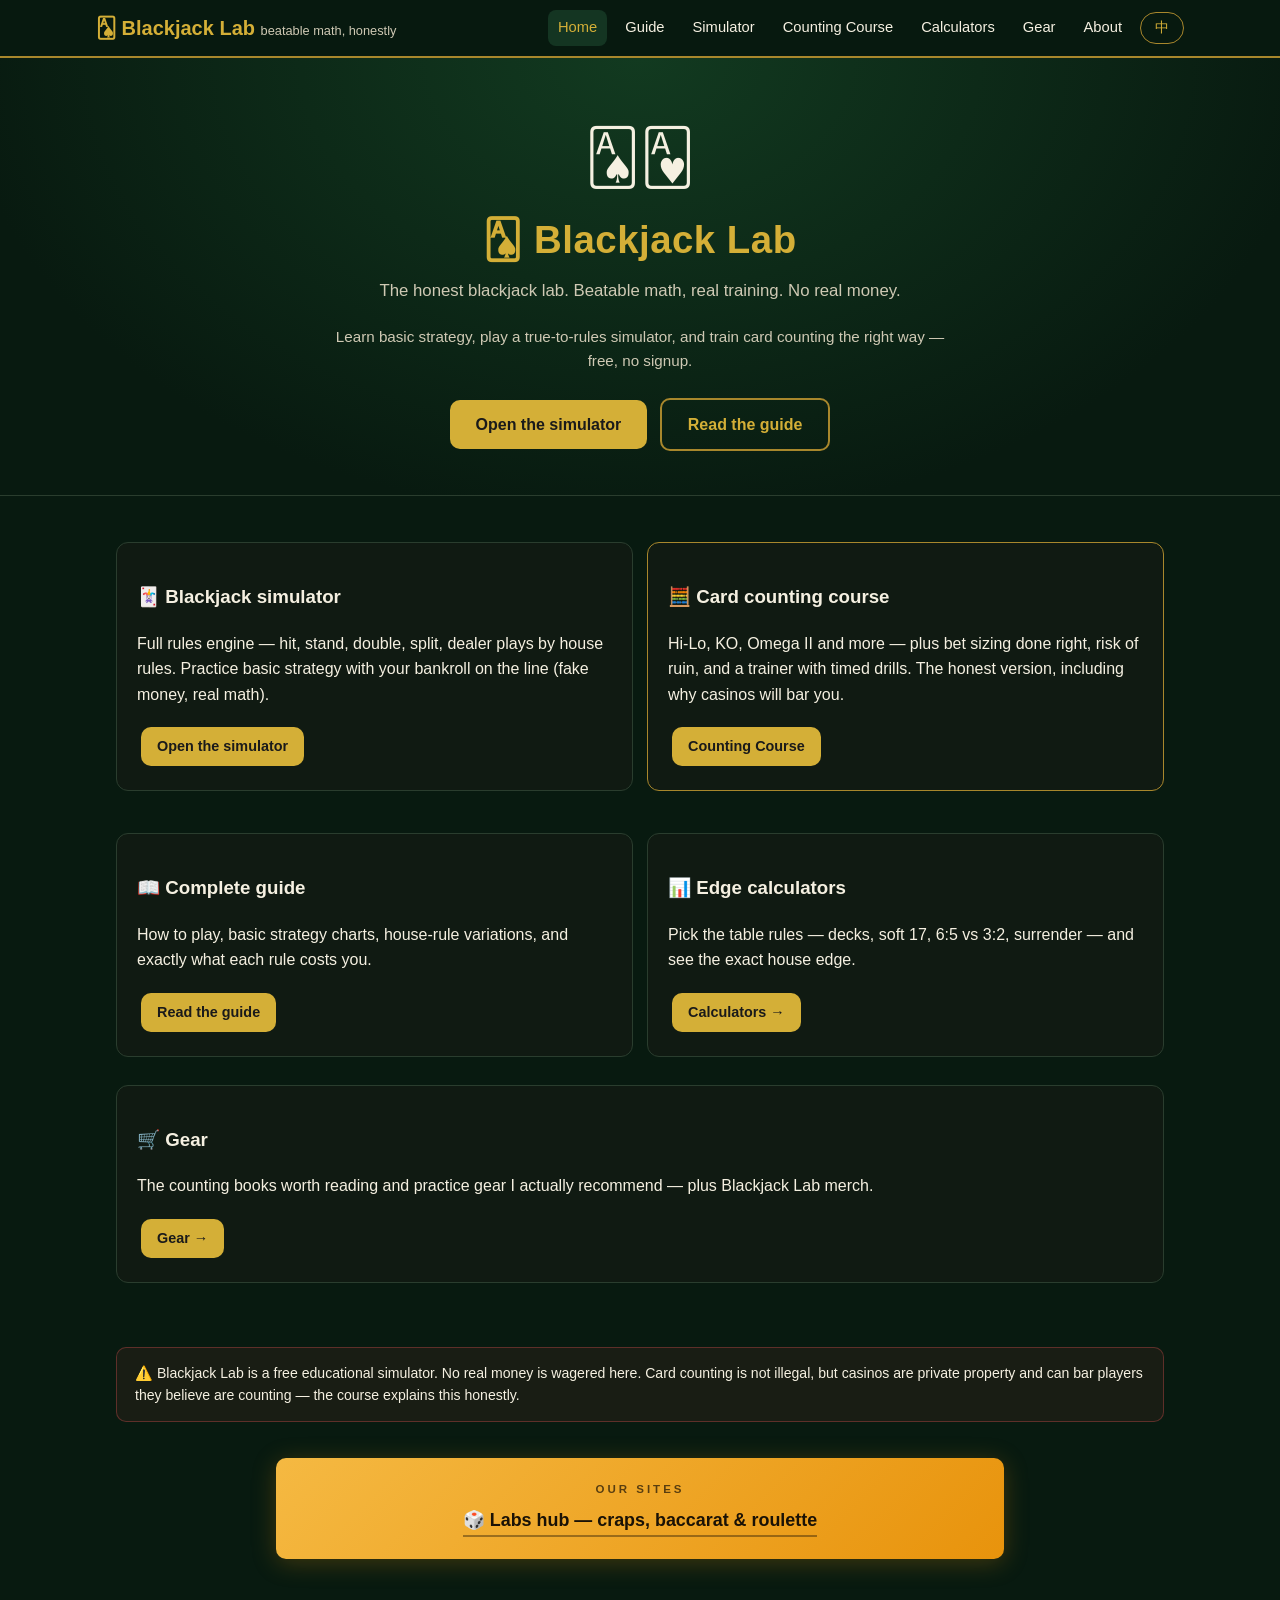
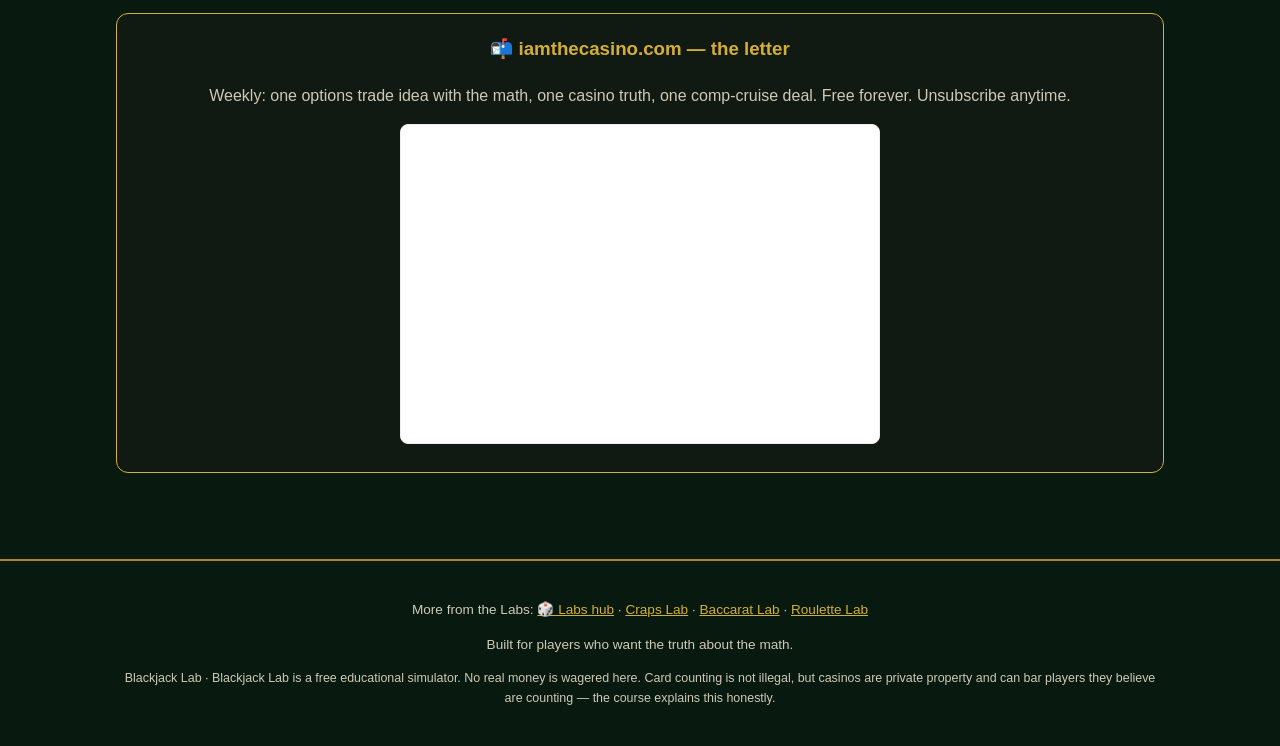
<file: index.html>
<!DOCTYPE html>
<html lang="en">
<head>
<script async src="https://pagead2.googlesyndication.com/pagead/js/adsbygoogle.js?client=ca-pub-2871648321226549" crossorigin="anonymous"></script>

<script async src="https://www.googletagmanager.com/gtag/js?id=G-N0LGTQS4FD"></script>
<script>
  window.dataLayer = window.dataLayer || [];
  function gtag(){dataLayer.push(arguments);}
  gtag('js', new Date());
  gtag('config', 'G-N0LGTQS4FD');
</script>

<meta charset="utf-8">
<meta name="viewport" content="width=device-width, initial-scale=1">
<title>Blackjack Lab — Basic Strategy, Simulator & Card Counting Course</title>
<meta name="description" content="Free blackjack simulator with 6 game variants, basic strategy guide, and a full card counting course with trainer. Bilingual. No real money.">
<link rel="stylesheet" href="styles.css">
<script src="i18n.js"></script>
<!-- AdSense: paste verification/auto-ads script here -->
</head>
<body>
<script>document.write(navHTML('index.html'));</script>

<div class="hero">
  <div class="wrap">
    <div style="font-size:3.4rem;margin-bottom:8px">🂡🂱</div>
    <h1>🂡 Blackjack Lab</h1>
    <p class="sub" data-i18n="hero_tag"></p>
    <p class="sub" data-i18n="hero_sub" style="font-size:.95rem"></p>
    <a class="btn" href="simulator.html" data-i18n="cta_sim"></a>
    <a class="btn ghost" href="guide.html" data-i18n="cta_guide"></a>
  </div>
</div>

<div class="wrap">
  <section class="block">
    <div class="grid cols2">
      <div class="card">
        <h3>🃏 <span data-i18n="feat_sim_t"></span></h3>
        <p data-i18n="feat_sim_d"></p>
        <a class="btn small" href="simulator.html" data-i18n="cta_sim"></a>
      </div>
      <div class="card" style="border-color:var(--gold-dim)">
        <h3>🧮 <span data-i18n="feat_count_t"></span></h3>
        <p data-i18n="feat_count_d"></p>
        <a class="btn small" href="counting-course.html" data-i18n="nav_count"></a>
      </div>
      <div class="card">
        <h3>📖 <span data-i18n="feat_guide_t"></span></h3>
        <p data-i18n="feat_guide_d"></p>
        <a class="btn small" href="guide.html" data-i18n="cta_guide"></a>
      </div>
      <div class="card">
        <h3>📊 <span data-i18n="feat_calc_t"></span></h3>
        <p data-i18n="feat_calc_d"></p>
        <a class="btn small" href="calculators.html">Calculators →</a>
      </div>
    </div>
    <div class="card">
      <h3>🛒 <span data-i18n="feat_gear_t"></span></h3>
      <p data-i18n="feat_gear_d"></p>
      <a class="btn small" href="gear.html">Gear →</a>
    </div>
  </section>

  <script>document.write(disclosure());</script>
  </div>

<script>document.write(adSlot());</script>
<script>document.write(footerHTML());</script>
</body>
</html>
</file>
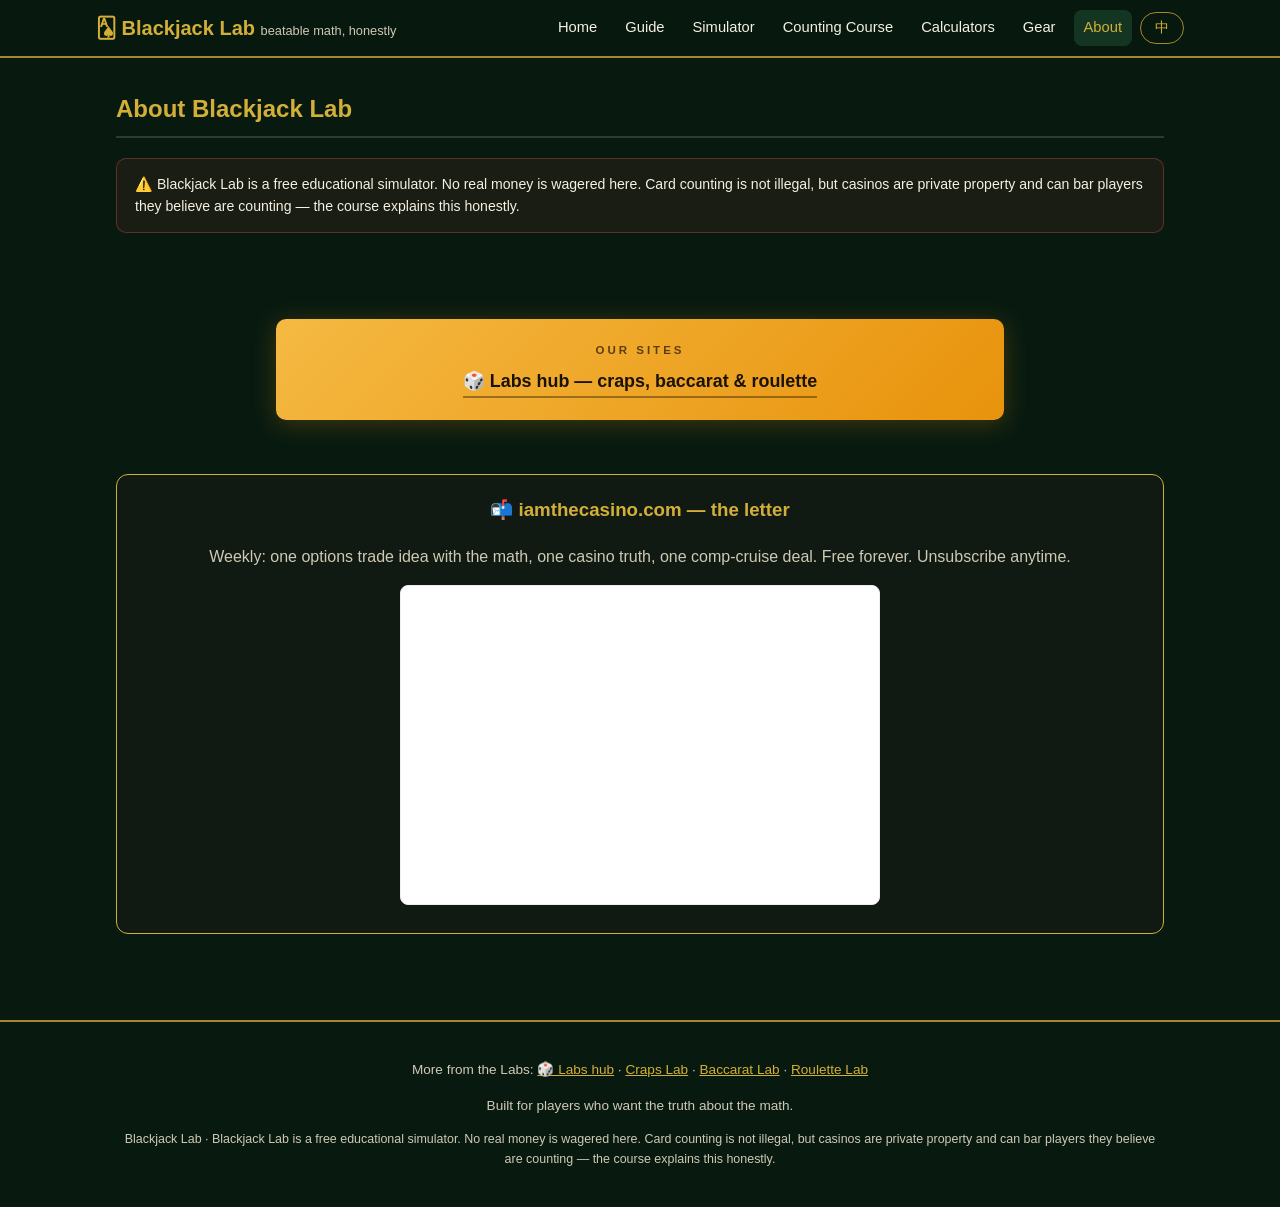
<file: about.html>
<!DOCTYPE html>
<html lang="en">
<head>
<script async src="https://pagead2.googlesyndication.com/pagead/js/adsbygoogle.js?client=ca-pub-2871648321226549" crossorigin="anonymous"></script>

<script async src="https://www.googletagmanager.com/gtag/js?id=G-N0LGTQS4FD"></script>
<script>
  window.dataLayer = window.dataLayer || [];
  function gtag(){dataLayer.push(arguments);}
  gtag('js', new Date());
  gtag('config', 'G-N0LGTQS4FD');
</script>

<meta charset="utf-8">
<meta name="viewport" content="width=device-width, initial-scale=1">
<title>About — Blackjack Lab</title>
<link rel="stylesheet" href="styles.css">
<script src="i18n.js"></script>
</head>
<body>
<script>document.write(navHTML('about.html'));</script>
<div class="wrap">
  <section class="block">
    <h2 class="sec">About Blackjack Lab</h2>
    <div id="aboutBody"></div>
    <script>document.write(disclosure());</script>
  </section>
</div>
<script>document.write(adSlot());</script>
<script>document.write(footerHTML());</script>
<script>
const ABOUT = {
en:`<div class="card"><p class="big">Blackjack is the only game in the casino where the math can flip in your favor — and I wanted a place that treats that fact with the respect it deserves.</p>
<p>I built Blackjack Lab because most blackjack content falls into two camps: casino brochures that pretend 6:5 is fine, and counting forums that make it sound easy. Neither is honest. This site is the third thing: the actual rules, the actual edges, the actual work required to count cards — including the part where the casino shows you the door.</p>
<p><b>What this site is:</b> a free educational lab. A rules-correct simulator with six game variants, basic strategy taught properly, a full card counting course with a real trainer, and calculators that price every rule variation honestly.</p>
<p><b>What this site is not:</b> a shortcut. Card counting is a part-time job disguised as a game. It takes months of practice, a serious bankroll, and the temperament to get backed off politely and come back tomorrow. If anyone tells you it's easy money, they're selling something.</p>
<p>My one strong opinion: never sit at a 6:5 table when a 3:2 table exists in the building. Same game, triple the price on your best hands. That's not strategy, that's shopping — and now you know.</p></div>`,
zh:`<div class="card"><p class="big">二十一點是賭場裡唯一數學可能翻轉對你有利的遊戲——我想要一個認真對待這個事實的地方。</p>
<p>我做 Blackjack Lab，是因為多數二十一點內容分兩派：賭場文宣假裝 6:5 沒問題，算牌論壇又把它講得很容易。兩邊都不誠實。這個網站是第三種：真實規則、真實優勢、算牌真正需要下的功夫——包括賭場請你走人那一段。</p>
<p><b>本站是：</b>免費教育實驗室。規則正確的模擬器（含六種玩法）、好好教的基本策略、完整的算牌課程加真實訓練器，以及誠實標價每條規則差異的計算機。</p>
<p><b>本站不是：</b>捷徑。算牌是偽裝成遊戲的兼職工作。要幾個月練習、像樣的賭本，還要有被禮貌請出去之後、明天照樣回來的心態。跟你說這是輕鬆錢的，都是在賣東西。</p>
<p>我唯一強烈的意見：同一棟樓有 3:2 的桌，就永遠別坐 6:5。同樣的遊戲，你最好的牌貴三倍。這不是策略，是比價——現在你知道了。</p></div>`};
function renderDynamic(){ document.getElementById('aboutBody').innerHTML = ABOUT[LANG]; }
</script>
</body>
</html>
</file>
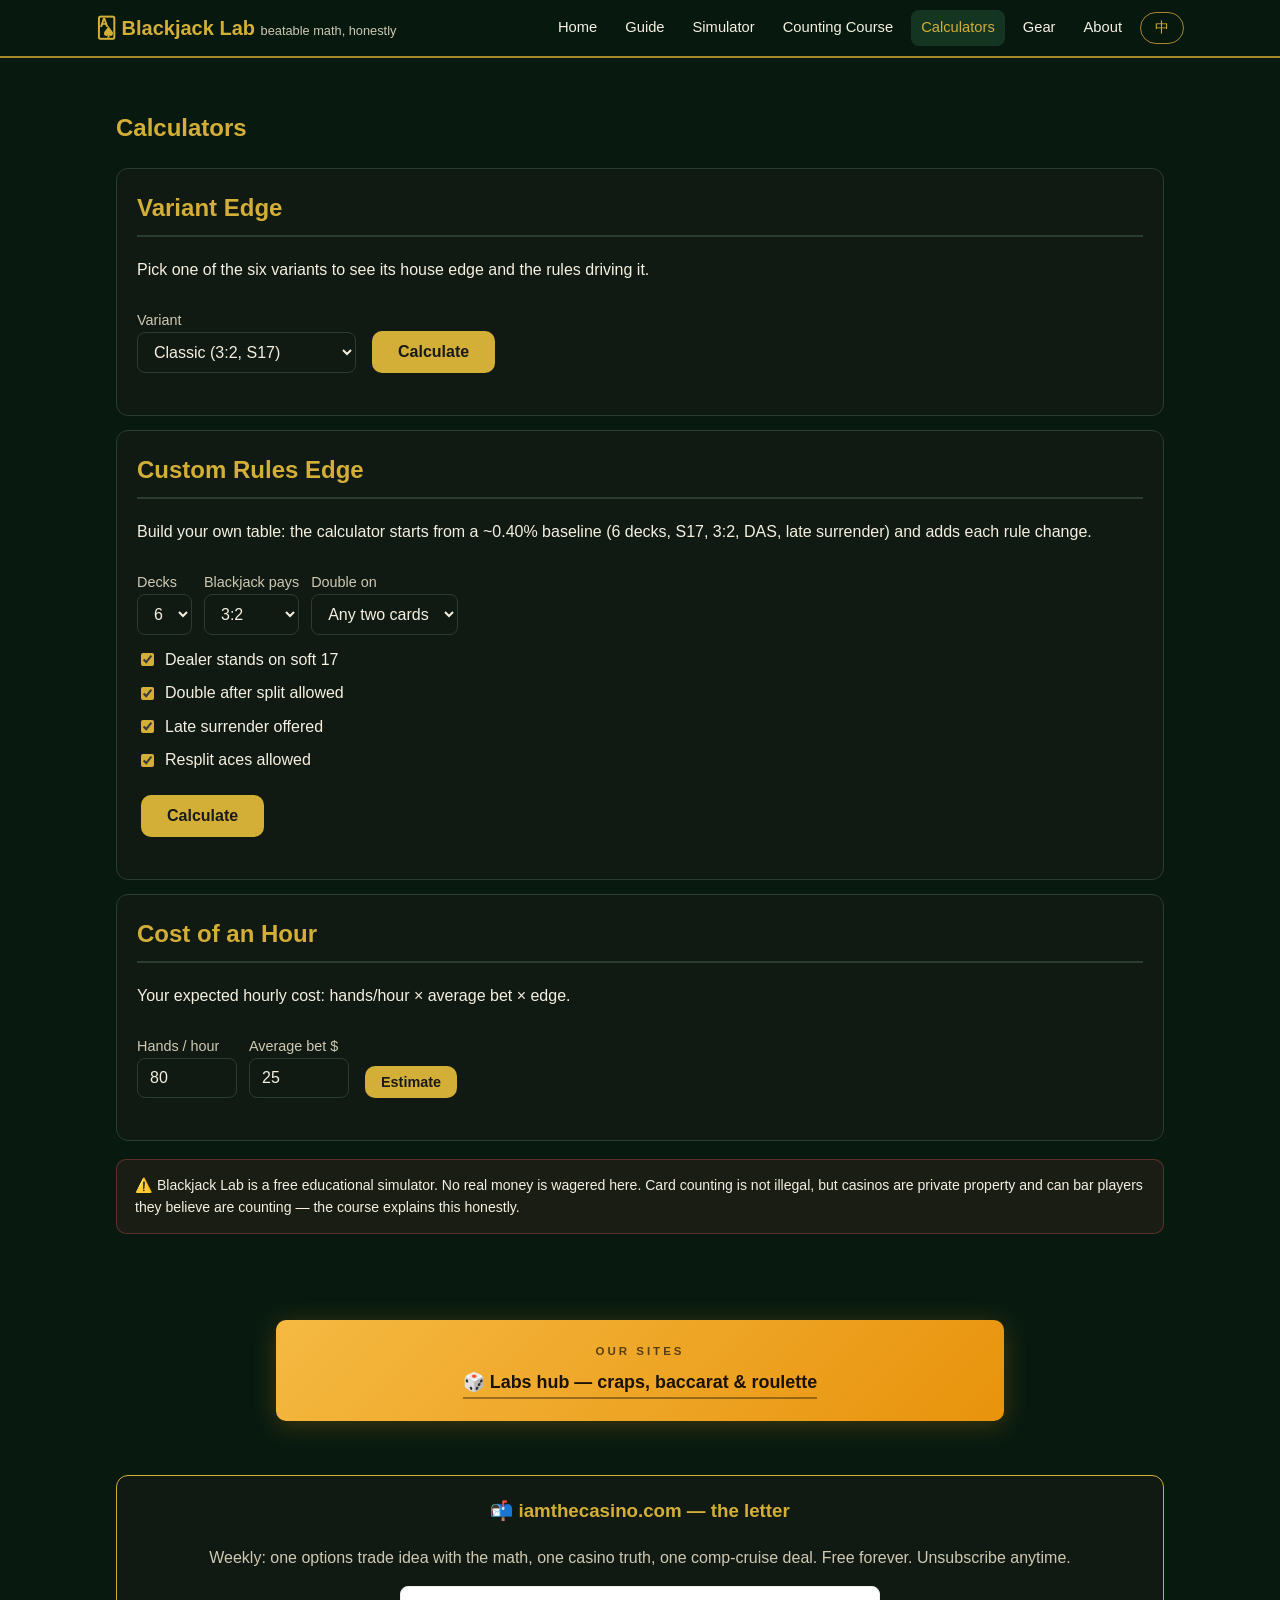
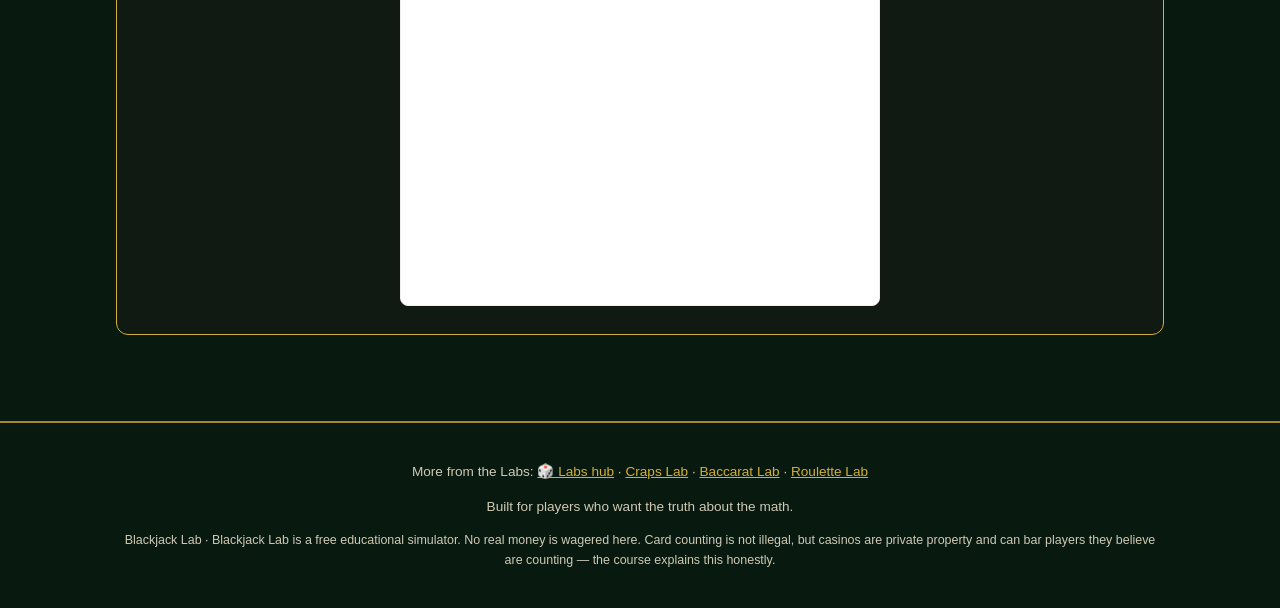
<file: calculators.html>
<!DOCTYPE html>
<html lang="en">
<head>
<script async src="https://pagead2.googlesyndication.com/pagead/js/adsbygoogle.js?client=ca-pub-2871648321226549" crossorigin="anonymous"></script>

<script async src="https://www.googletagmanager.com/gtag/js?id=G-N0LGTQS4FD"></script>
<script>
  window.dataLayer = window.dataLayer || [];
  function gtag(){dataLayer.push(arguments);}
  gtag('js', new Date());
  gtag('config', 'G-N0LGTQS4FD');
</script>

<meta charset="utf-8">
<meta name="viewport" content="width=device-width, initial-scale=1">
<title>Blackjack Lab — Edge Calculators</title>
<meta name="description" content="Blackjack house edge calculator: pick a variant or build custom rules. Verified rule-effect math, bilingual.">
<link rel="stylesheet" href="styles.css">
<script src="i18n.js"></script>
<script src="blackjack-engine.js"></script>
<script>
Object.assign(I18N.en,{
  calc_title:"Calculators",
  var_h:"Variant Edge", var_d:"Pick one of the six variants to see its house edge and the rules driving it.",
  variant:"Variant", edge:"House edge",
  cust_h:"Custom Rules Edge", cust_d:"Build your own table: the calculator starts from a ~0.40% baseline (6 decks, S17, 3:2, DAS, late surrender) and adds each rule change.",
  decks:"Decks", s17:"Dealer stands on soft 17", bjpay:"Blackjack pays",
  das:"Double after split allowed", surr:"Late surrender offered", dbl:"Double on",
  dbl_any:"Any two cards", dbl_1011:"10–11 only", dbl_911:"9–11 only",
  rsa:"Resplit aces allowed", calc:"Calculate",
  hour_h:"Cost of an Hour", hour_d:"Your expected hourly cost: hands/hour × average bet × edge.",
  hands_hr:"Hands / hour", avg_bet:"Average bet $", hour_run:"Estimate", hour_cost:"Expected hourly cost",
  v_classic:"Classic (3:2, S17)", v_sixfive:"6:5 Blackjack", v_european:"European (no hole card)",
  v_spanish21:"Spanish 21", v_switch:"Blackjack Switch", v_freebet:"Free Bet Blackjack",
});
Object.assign(I18N.zh,{
  calc_title:"計算機",
  var_h:"玩法優勢", var_d:"選六種玩法之一，看它的莊家優勢與背後規則。",
  variant:"玩法", edge:"莊家優勢",
  cust_h:"自訂規則優勢", cust_d:"自己組一張桌：計算機從 ~0.40% 基準（6 副、S17、3:2、DAS、晚投降）開始，每條規則變化逐項加上去。",
  decks:"副數", s17:"莊家軟 17 停牌", bjpay:"Blackjack 賠付",
  das:"允許分牌後雙倍", surr:"提供晚投降", dbl:"雙倍範圍",
  dbl_any:"任意兩張", dbl_1011:"僅 10–11", dbl_911:"僅 9–11",
  rsa:"允許重分 A", calc:"計算",
  hour_h:"每小時代價", hour_d:"你的預期每小時花費：每小時手數 × 平均注 × 優勢。",
  hands_hr:"每小時手數", avg_bet:"平均注 $", hour_run:"估算", hour_cost:"預期每小時花費",
  v_classic:"經典版 (3:2, S17)", v_sixfive:"6:5 二十一點", v_european:"歐式（無暗牌）",
  v_spanish21:"Spanish 21", v_switch:"Blackjack Switch", v_freebet:"Free Bet Blackjack",
});
function pickV(o){ return (LANG==='zh'?o.zh:o.en)||o.en; }
function runVariant(){
  const vk=document.getElementById('v_pick').value;
  const v=VARIANTS[vk];
  const rules={
    classic:{en:"6 decks · S17 · BJ 3:2 · DAS · late surrender · peek", zh:"6 副 · S17 · BJ 3:2 · DAS · 晚投降 · 先看牌"},
    sixfive:{en:"6 decks · S17 · BJ 6:5 · DAS · late surrender · peek", zh:"6 副 · S17 · BJ 6:5 · DAS · 晚投降 · 先看牌"},
    european:{en:"6 decks · S17 · BJ 3:2 · DAS · NO hole card (lose all on dealer BJ)", zh:"6 副 · S17 · BJ 3:2 · DAS · 無暗牌（莊家 BJ 通吃）"},
    spanish21:{en:"6×48 Spanish decks · H17 · player 21 always wins · bonuses · re-double", zh:"6×48 西班牙牌 · H17 · 玩家 21 必贏 · 紅利 · 再雙倍"},
    switch:{en:"6 decks · S17 · two hands + switch · dealer pushes 22 · BJ 1:1", zh:"6 副 · S17 · 兩手+換牌 · 莊家 22 平手 · BJ 1:1"},
    freebet:{en:"6 decks · S17 · free doubles 9–11 + free splits · dealer pushes 22 · BJ 3:2", zh:"6 副 · S17 · 免費雙倍 9–11+免費分牌 · 莊家 22 平手 · BJ 3:2"},
  }[vk];
  document.getElementById('v_out').innerHTML=`
    <div class="stat-grid"><div class="stat"><div class="v neg">${(v.edge*100).toFixed(2)}%</div><div class="l">${t('edge')}</div></div></div>
    <div class="kv"><span>${t('variant')}</span><b>${t('v_'+vk)}</b></div>
    <div class="kv"><span>Rules</span><span class="muted" style="text-align:right">${pickV({en:rules.en,zh:rules.zh})}</span></div>
    <div class="callout">${pickV(v.edgeNote)}</div>`;
}
function runCustom(){
  let edge=0.004; // baseline
  const d=+document.getElementById('c_decks').value;
  if(d===1) edge-=0.0048; else if(d===2) edge-=0.0019; else if(d===8) edge+=0.0003;
  if(!document.getElementById('c_s17').checked) edge+=0.0022; // H17
  const bp=document.getElementById('c_bjpay').value;
  if(bp==='65') edge+=0.0139; else if(bp==='11') edge+=0.027;
  if(!document.getElementById('c_das').checked) edge+=0.0014;
  if(!document.getElementById('c_surr').checked) edge+=0.0008;
  const dbl=document.getElementById('c_dbl').value;
  if(dbl==='1011') edge+=0.0018; else if(dbl==='911') edge+=0.0009;
  if(!document.getElementById('c_rsa').checked) edge+=0.0008;
  edge=Math.max(0,edge);
  document.getElementById('c_out').innerHTML=`
    <div class="stat-grid"><div class="stat"><div class="v neg">${(edge*100).toFixed(2)}%</div><div class="l">${t('edge')}</div></div></div>
    <p class="muted">${LANG==='zh'?'基準 0.40%（6 副、S17、3:2、DAS、晚投降），各規則增減已套用。':'Baseline 0.40% (6 decks, S17, 3:2, DAS, late surrender); rule adjustments applied.'}</p>`;
  return edge;
}
function runHour(){
  const hands=+document.getElementById('h_hands').value||80;
  const bet=+document.getElementById('h_bet').value||25;
  const edge=runCustomSilent();
  const cost=hands*bet*edge;
  document.getElementById('h_out').innerHTML=`
    <div class="stat"><div class="v neg">$${cost.toFixed(2)}</div><div class="l">${t('hour_cost')}</div></div>
    <p class="muted">${hands} ${t('hands_hr')} × $${bet} × ${(edge*100).toFixed(2)}%</p>`;
}
function runCustomSilent(){
  let edge=0.004;
  const d=+document.getElementById('c_decks').value;
  if(d===1) edge-=0.0048; else if(d===2) edge-=0.0019; else if(d===8) edge+=0.0003;
  if(!document.getElementById('c_s17').checked) edge+=0.0022;
  const bp=document.getElementById('c_bjpay').value;
  if(bp==='65') edge+=0.0139; else if(bp==='11') edge+=0.027;
  if(!document.getElementById('c_das').checked) edge+=0.0014;
  if(!document.getElementById('c_surr').checked) edge+=0.0008;
  const dbl=document.getElementById('c_dbl').value;
  if(dbl==='1011') edge+=0.0018; else if(dbl==='911') edge+=0.0009;
  if(!document.getElementById('c_rsa').checked) edge+=0.0008;
  return Math.max(0,edge);
}
function onLangChange(){
  const v=document.getElementById('v_pick');
  if(v){ const cur=v.value; v.innerHTML=['classic','sixfive','european','spanish21','switch','freebet'].map(k=>`<option value="${k}">${t('v_'+k)}</option>`).join(''); v.value=cur||'classic'; }
}
</script>
</head>
<body>
<script>document.write(navHTML('calculators.html'));</script>
<div class="wrap"><section class="block">
<h1 style="color:var(--gold)" data-i18n="calc_title">Calculators</h1>
<div class="card">
  <h2 class="sec" data-i18n="var_h">Variant Edge</h2>
  <p data-i18n="var_d"></p>
  <div class="rowflex">
    <label class="f"><span data-i18n="variant">Variant</span><br><select id="v_pick"></select></label>
    <button class="btn" onclick="runVariant()" data-i18n="calc">Calculate</button>
  </div>
  <div id="v_out" class="mt"></div>
</div>
<div class="card">
  <h2 class="sec" data-i18n="cust_h">Custom Rules Edge</h2>
  <p data-i18n="cust_d"></p>
  <div class="rowflex">
    <label class="f"><span data-i18n="decks">Decks</span><br><select id="c_decks"><option>1</option><option>2</option><option selected>6</option><option>8</option></select></label>
    <label class="f"><span data-i18n="bjpay">Blackjack pays</span><br><select id="c_bjpay"><option value="32">3:2</option><option value="65">6:5</option><option value="11">1:1</option></select></label>
    <label class="f"><span data-i18n="dbl">Double on</span><br><select id="c_dbl"><option value="any" data-i18n="dbl_any">Any two cards</option><option value="911" data-i18n="dbl_911">9–11 only</option><option value="1011" data-i18n="dbl_1011">10–11 only</option></select></label>
  </div>
  <div class="checkrow"><input type="checkbox" id="c_s17" checked><label for="c_s17" data-i18n="s17">Dealer stands on soft 17</label></div>
  <div class="checkrow"><input type="checkbox" id="c_das" checked><label for="c_das" data-i18n="das">Double after split allowed</label></div>
  <div class="checkrow"><input type="checkbox" id="c_surr" checked><label for="c_surr" data-i18n="surr">Late surrender offered</label></div>
  <div class="checkrow"><input type="checkbox" id="c_rsa" checked><label for="c_rsa" data-i18n="rsa">Resplit aces allowed</label></div>
  <div class="mt"><button class="btn" onclick="runCustom()" data-i18n="calc">Calculate</button></div>
  <div id="c_out" class="mt"></div>
</div>
<div class="card">
  <h2 class="sec" data-i18n="hour_h">Cost of an Hour</h2>
  <p data-i18n="hour_d"></p>
  <div class="rowflex">
    <label class="f"><span data-i18n="hands_hr">Hands / hour</span><br><input type="number" id="h_hands" value="80" style="width:100px"></label>
    <label class="f"><span data-i18n="avg_bet">Average bet $</span><br><input type="number" id="h_bet" value="25" style="width:100px"></label>
    <button class="btn small" onclick="runHour()" data-i18n="hour_run">Estimate</button>
  </div>
  <div id="h_out" class="mt"></div>
</div>
<script>document.write(disclosure());</script>
</section></div>
<script>document.write(adSlot());</script>
<script>document.write(footerHTML());</script>
<script>onLangChange();</script>
</body>
</html>
</file>
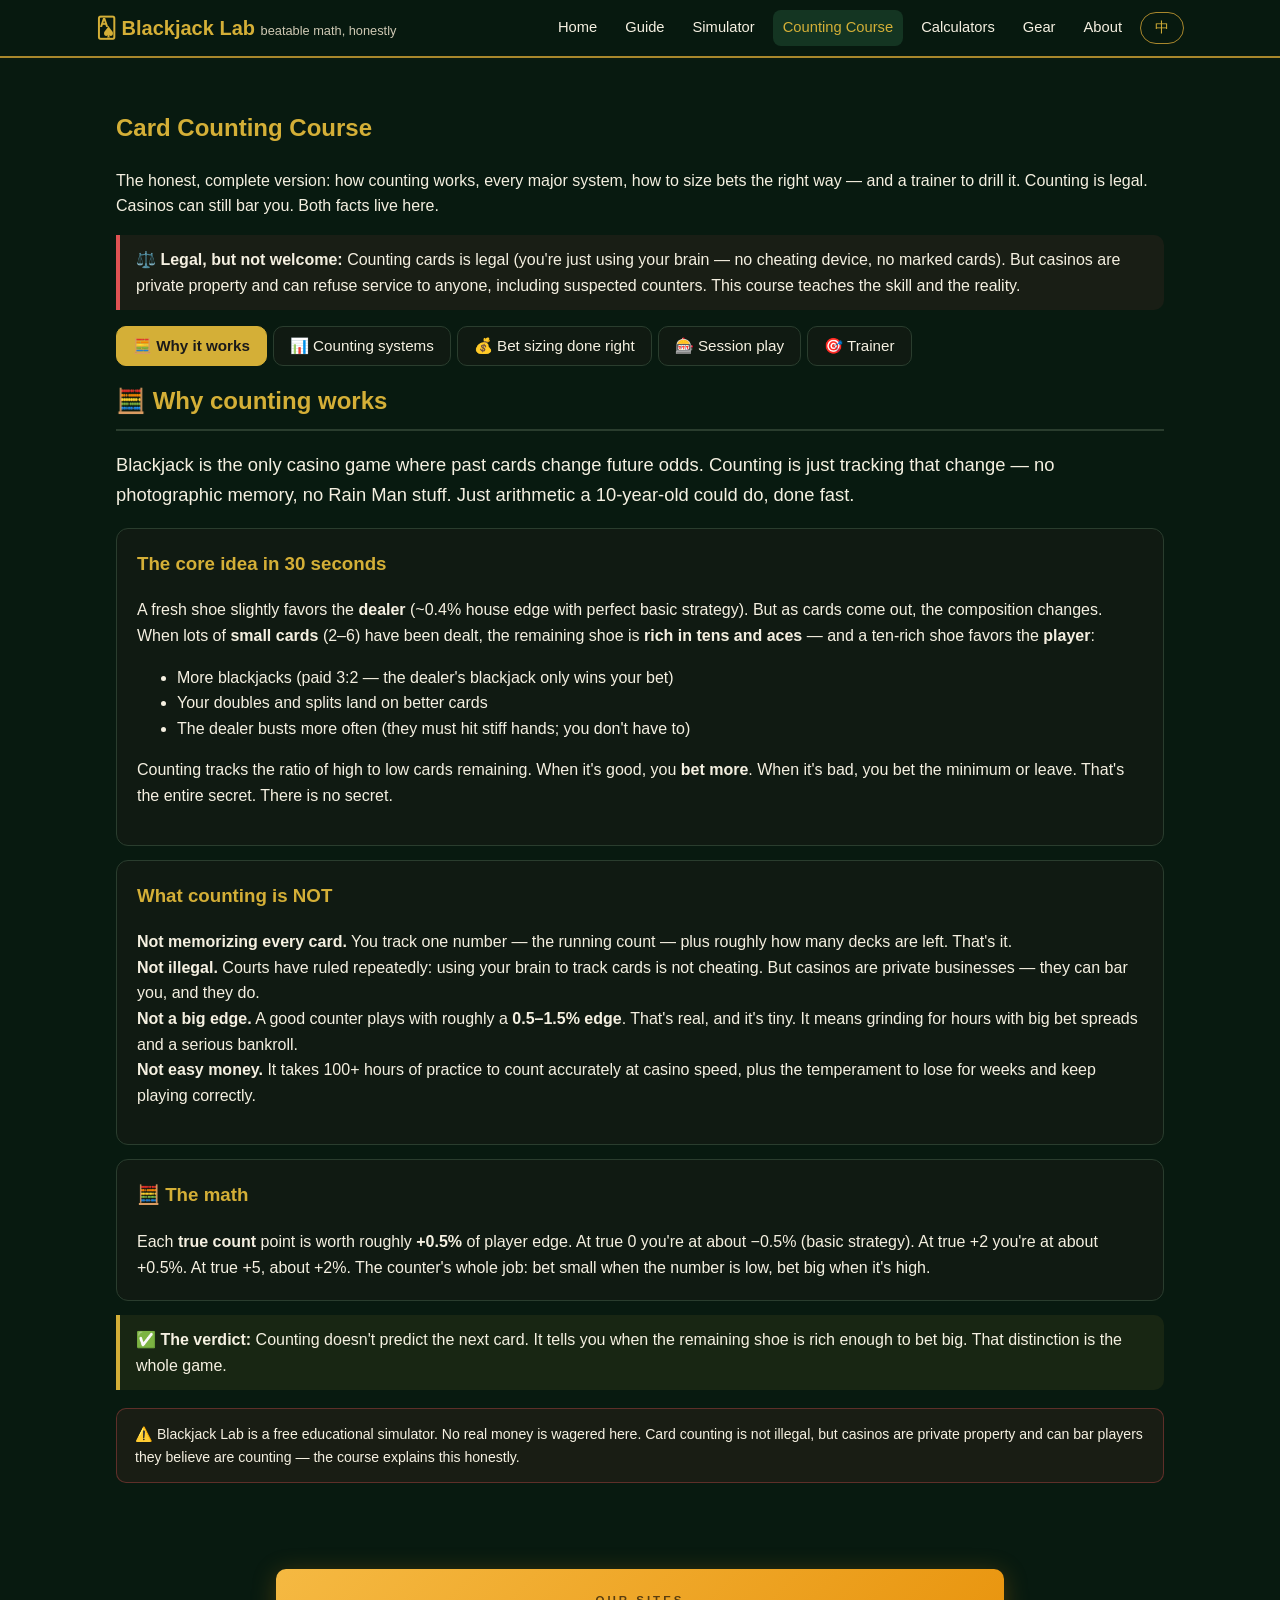
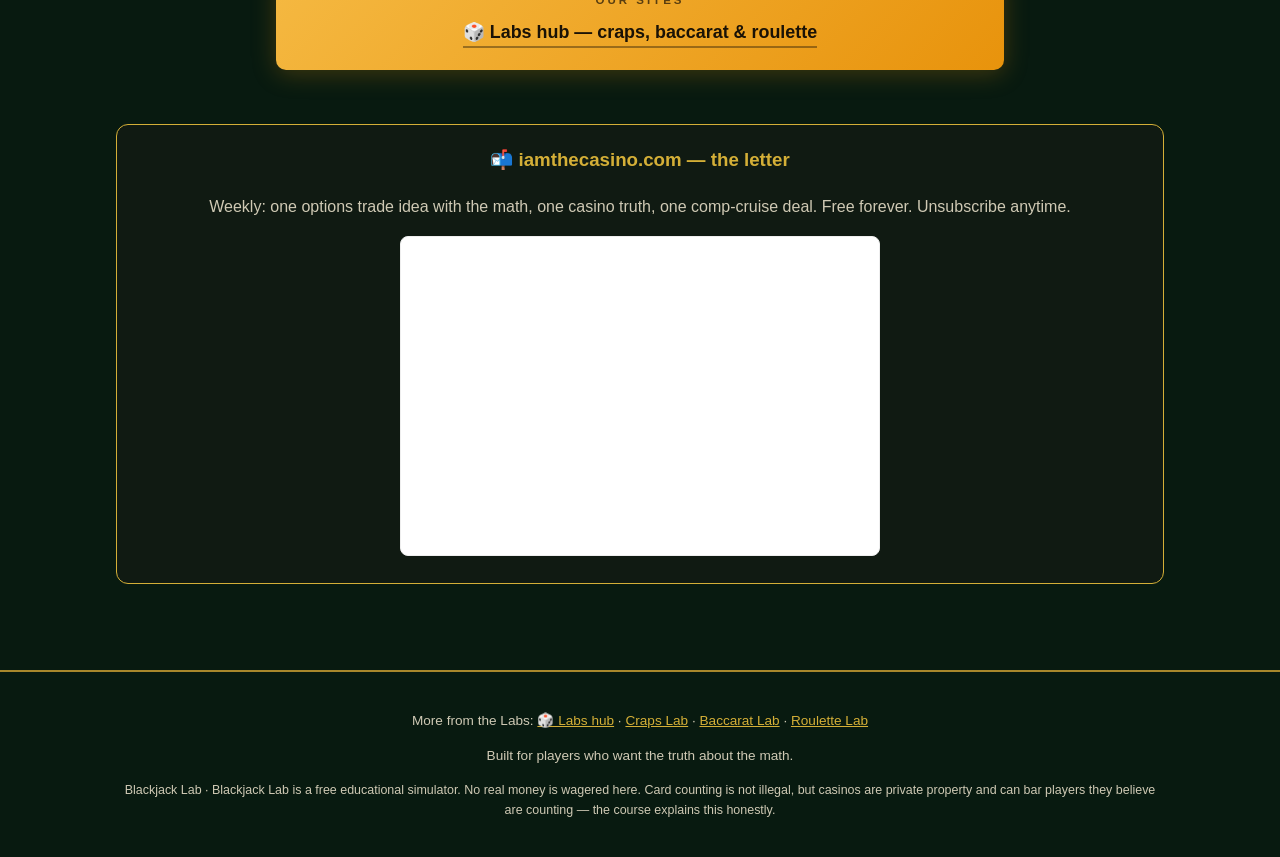
<file: counting-course.html>
<!DOCTYPE html>
<html lang="en">
<head>
<script async src="https://pagead2.googlesyndication.com/pagead/js/adsbygoogle.js?client=ca-pub-2871648321226549" crossorigin="anonymous"></script>

<script async src="https://www.googletagmanager.com/gtag/js?id=G-N0LGTQS4FD"></script>
<script>
  window.dataLayer = window.dataLayer || [];
  function gtag(){dataLayer.push(arguments);}
  gtag('js', new Date());
  gtag('config', 'G-N0LGTQS4FD');
</script>

<meta charset="utf-8">
<meta name="viewport" content="width=device-width, initial-scale=1">
<title>Blackjack Lab — Card Counting Course & Trainer</title>
<meta name="description" content="Full card counting course: Hi-Lo, KO, Omega II systems, bet sizing done right, Kelly criterion, risk of ruin, plus a trainer with timed drills. Bilingual.">
<link rel="stylesheet" href="styles.css">
<script src="i18n.js"></script>
<script>
Object.assign(I18N.en,{
  cc_title:"Card Counting Course", cc_intro:"The honest, complete version: how counting works, every major system, how to size bets the right way — and a trainer to drill it. Counting is legal. Casinos can still bar you. Both facts live here.",
  tab_why:"Why it works", tab_systems:"Counting systems", tab_betsize:"Bet sizing done right", tab_session:"Session play", tab_trainer:"Trainer",
  glossary_h:"Glossary", mathbox_h:"The math", verdict_h:"The verdict",
});
Object.assign(I18N.zh,{
  cc_title:"算牌課程", cc_intro:"誠實完整版：算牌原理、主流系統、正確的注碼方法——外加訓練器。算牌合法，但賭場照樣可以請你走。兩個事實都在這裡。",
  tab_why:"原理", tab_systems:"算牌系統", tab_betsize:"正確注碼", tab_session:"實戰", tab_trainer:"訓練器",
  glossary_h:"術語表", mathbox_h:"數學", verdict_h:"結論",
});
let ccTab='why';
function pickLang(o){ return (LANG==='zh'?o.zh:o.en)||o.en; }
function renderCC(){
  const tabs=document.getElementById('cctabs'), pane=document.getElementById('ccpane');
  const T=[['why','tab_why','🧮'],['systems','tab_systems','📊'],['betsize','tab_betsize','💰'],['session','tab_session','🎰'],['trainer','tab_trainer','🎯']];
  tabs.innerHTML=T.map(([id,k,ic])=>`<button class="tab${ccTab===id?' active':''}" onclick="ccTab='${id}';renderCC()">${ic} ${t(k)}</button>`).join('');
  const C=COURSE.find(x=>x.id===ccTab);
  if(ccTab==='trainer'){ pane.innerHTML=`<h2 class="sec">🎯 ${pickLang(C.title)}</h2><p class="big">${pickLang(C.intro)}</p><div id="trainerUI"></div>`; buildTrainer(); }
  else{
    pane.innerHTML=`<h2 class="sec">${pickLang(C.title)}</h2><p class="big">${pickLang(C.intro)}</p>
    ${C.sections.map(s=>`<div class="card"><h3 style="color:var(--gold);margin-top:0">${pickLang(s.h)}</h3>${pickLang(s.body)}</div>`).join('')}
    <div class="card"><h3 style="color:var(--gold);margin-top:0">🧮 ${t('mathbox_h')}</h3>${pickLang(C.mathBox)}</div>
    <div class="callout"><b>✅ ${t('verdict_h')}:</b> ${pickLang(C.verdict)}</div>`;
  }
  window.scrollTo({top:0,behavior:'smooth'});
}
function onLangChange(){ renderCC(); }
</script>
<script src="counting-content.js"></script>
</head>
<body>
<script>document.write(navHTML('counting-course.html'));</script>
<div class="wrap">
<section class="block">
<h1 style="color:var(--gold)" data-i18n="cc_title">Card Counting Course</h1>
<p data-i18n="cc_intro"></p>
<div class="warnbox"><b>⚖️ Legal, but not welcome:</b> <span id="legalNote"></span></div>
<div class="tabs" id="cctabs"></div>
<div id="ccpane"></div>
<script>document.write(disclosure());</script>
</section>
</div>
<script>document.write(adSlot());</script>
<script>document.write(footerHTML());</script>
<script>
document.getElementById('legalNote').textContent = LANG==='zh'
 ? "算牌是合法的（你只是在用腦子記牌，沒有作弊）。但賭場是私人場所，有權拒絕任何人上桌——包括懷疑算牌的玩家。本課程教你技術，也教你面對現實。"
 : "Counting cards is legal (you're just using your brain — no cheating device, no marked cards). But casinos are private property and can refuse service to anyone, including suspected counters. This course teaches the skill and the reality.";
renderCC();
</script>
<script src="counting-trainer.js"></script>
</body>
</html>
</file>
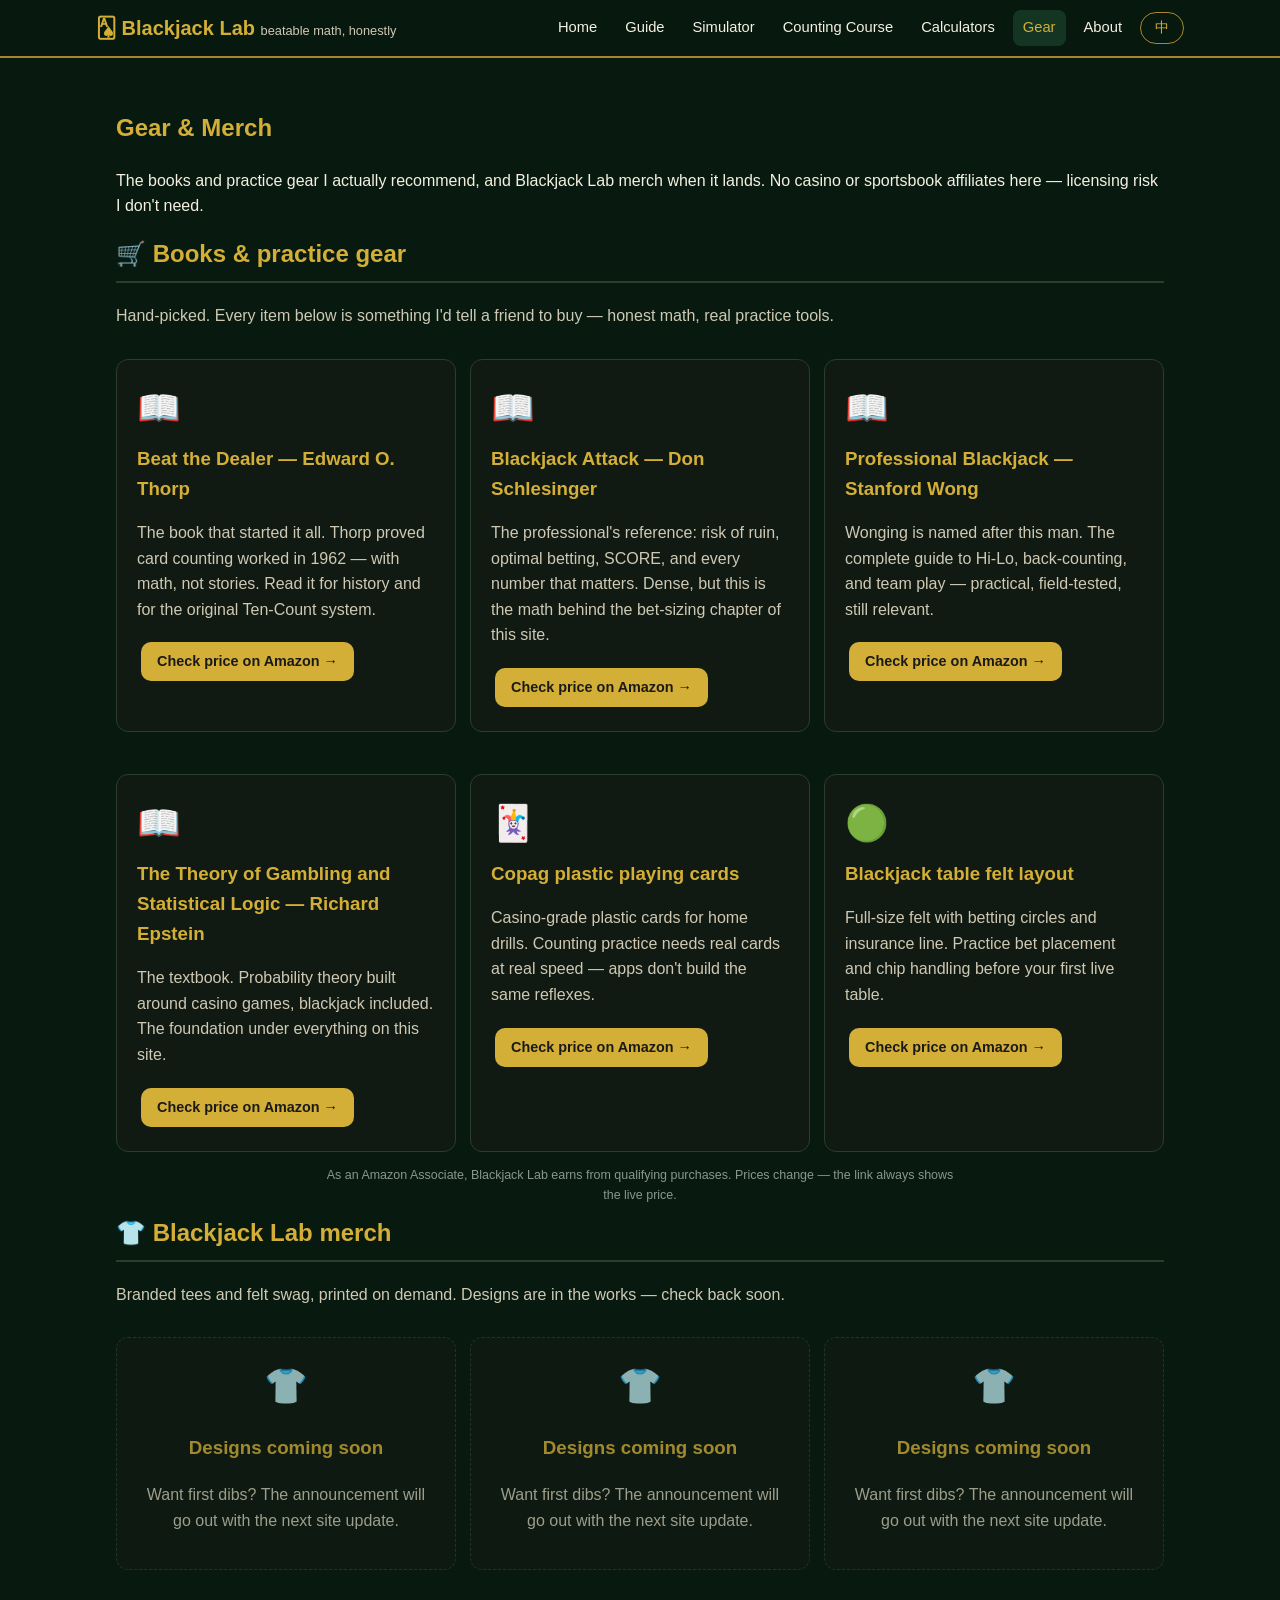
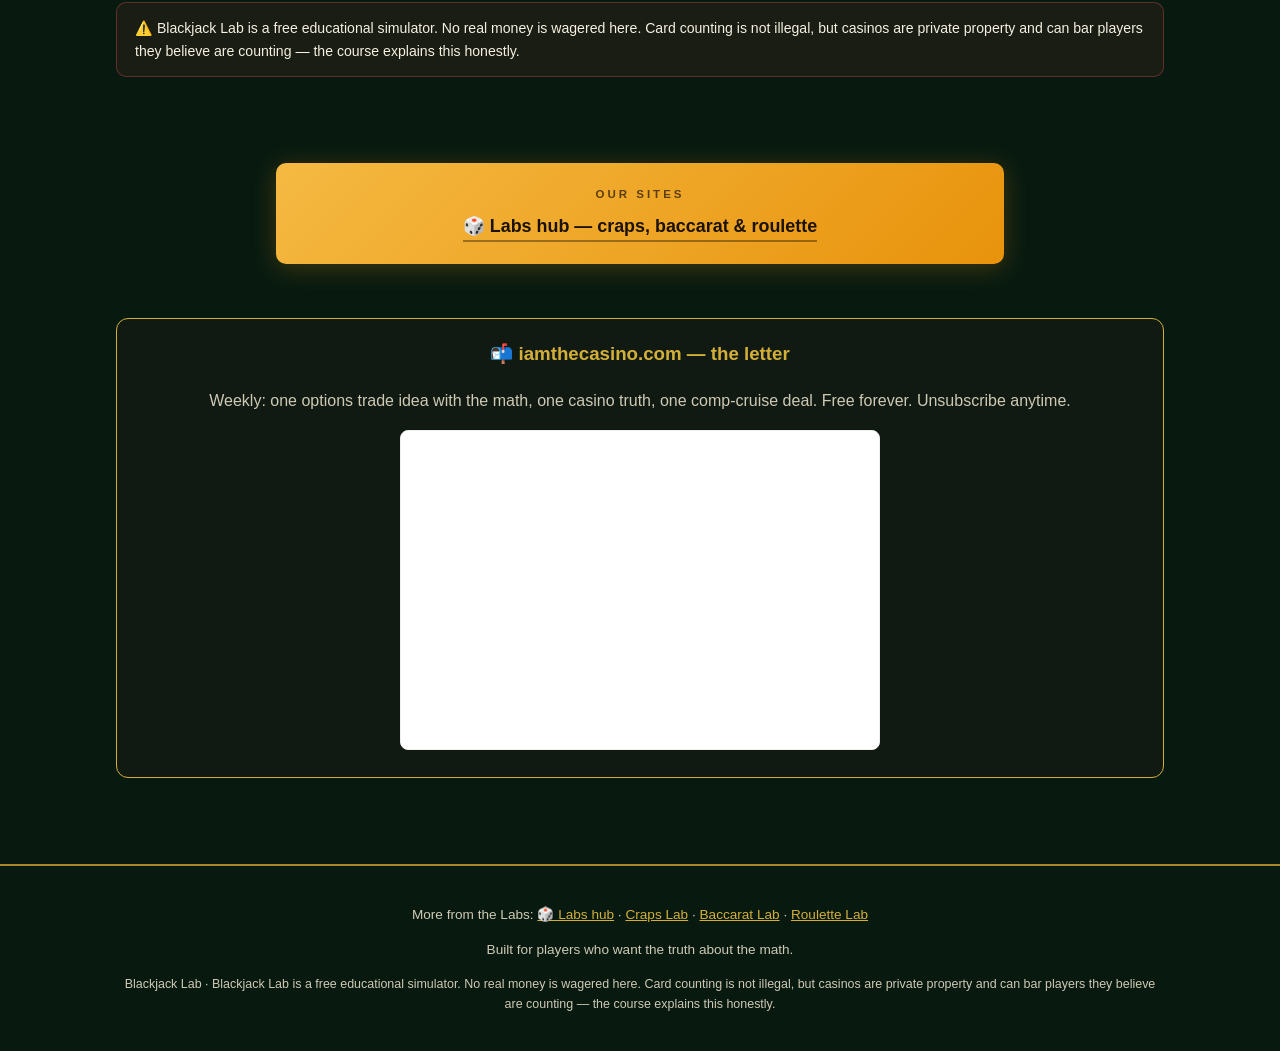
<file: gear.html>
<!DOCTYPE html>
<html lang="en">
<head>
<script async src="https://pagead2.googlesyndication.com/pagead/js/adsbygoogle.js?client=ca-pub-2871648321226549" crossorigin="anonymous"></script>

<script async src="https://www.googletagmanager.com/gtag/js?id=G-N0LGTQS4FD"></script>
<script>
  window.dataLayer = window.dataLayer || [];
  function gtag(){dataLayer.push(arguments);}
  gtag('js', new Date());
  gtag('config', 'G-N0LGTQS4FD');
</script>

<meta charset="utf-8">
<meta name="viewport" content="width=device-width, initial-scale=1">
<title>Blackjack Lab — Gear & Merch</title>
<meta name="description" content="The card counting books worth reading and practice gear I actually recommend. Plus Blackjack Lab merch.">
<link rel="stylesheet" href="styles.css">
<script src="i18n.js"></script>
<script>
/* ---------- Amazon Associates ---------- */
const AMAZON_TAG = "hedgewiz00-20";
const amz = q => "https://www.amazon.com/s?k="+encodeURIComponent(q)+"&tag="+AMAZON_TAG;
const GEAR = [
  {icon:"📖", q:"Beat the Dealer Edward Thorp",
   name:{en:"Beat the Dealer — Edward O. Thorp", zh:"《Beat the Dealer》— Edward O. Thorp"},
   d:{en:"The book that started it all. Thorp proved card counting worked in 1962 — with math, not stories. Read it for history and for the original Ten-Count system.",
      zh:"開山之作。Thorp 在 1962 年用數學（不是故事）證明算牌可行。為歷史和原始 Ten-Count 系統而讀。"}},
  {icon:"📖", q:"Blackjack Attack Don Schlesinger",
   name:{en:"Blackjack Attack — Don Schlesinger", zh:"《Blackjack Attack》— Don Schlesinger"},
   d:{en:"The professional's reference: risk of ruin, optimal betting, SCORE, and every number that matters. Dense, but this is the math behind the bet-sizing chapter of this site.",
      zh:"職業玩家聖經：破產風險、最優注碼、SCORE、所有重要數字。硬，但本站注碼章節的數學都從這裡來。"}},
  {icon:"📖", q:"Professional Blackjack Stanford Wong",
   name:{en:"Professional Blackjack — Stanford Wong", zh:"《Professional Blackjack》— Stanford Wong"},
   d:{en:"Wonging is named after this man. The complete guide to Hi-Lo, back-counting, and team play — practical, field-tested, still relevant.",
      zh:"Wonging 就是以他命名。Hi-Lo、跳桌、團隊作戰的完整指南——實戰、經實地驗證、至今仍然有用。"}},
  {icon:"📖", q:"Theory of Gambling and Statistical Logic Epstein",
   name:{en:"The Theory of Gambling and Statistical Logic — Richard Epstein", zh:"《賭博理論與統計邏輯》— Richard Epstein"},
   d:{en:"The textbook. Probability theory built around casino games, blackjack included. The foundation under everything on this site.",
      zh:"教科書級。以賭場遊戲（含二十一點）為骨架的機率論。本站所有內容的地基。"}},
  {icon:"🃏", q:"copag playing cards blackjack",
   name:{en:"Copag plastic playing cards", zh:"Copag 塑膠撲克牌"},
   d:{en:"Casino-grade plastic cards for home drills. Counting practice needs real cards at real speed — apps don't build the same reflexes.",
      zh:"賭場級塑膠牌，在家練習用。算牌練習需要真牌、真速度——app 練不出同樣的反射。"}},
  {icon:"🟢", q:"blackjack table felt layout",
   name:{en:"Blackjack table felt layout", zh:"二十一點桌布"},
   d:{en:"Full-size felt with betting circles and insurance line. Practice bet placement and chip handling before your first live table.",
      zh:"全尺寸桌布，含投注圈和保險線。上真桌之前先練好放注和籌碼手感。"}},
];
/* ---------- Printify merch (designs come later) ----------
   Fill MERCH_PRODUCTS when designs are ready. Format per item:
   {name:{en:"Blackjack Lab Tee", zh:"Blackjack Lab T 恤"}, price:"$24.99",
    img:"https://…/design.jpg", url:"https://hedgewiz.printify.me/product/…"} */
const MERCH_PRODUCTS = [];

Object.assign(I18N.en,{
  gear_title:"Gear & Merch",
  gear_intro:"The books and practice gear I actually recommend, and Blackjack Lab merch when it lands. No casino or sportsbook affiliates here — licensing risk I don't need.",
  gear_h:"Books & practice gear",
  gear_d:"Hand-picked. Every item below is something I'd tell a friend to buy — honest math, real practice tools.",
  gear_cta:"Check price on Amazon",
  amz_disc:"As an Amazon Associate, Blackjack Lab earns from qualifying purchases. Prices change — the link always shows the live price.",
  merch_h:"Blackjack Lab merch",
  merch_d:"Branded tees and felt swag, printed on demand. Designs are in the works — check back soon.",
  merch_soon:"Designs coming soon",
  merch_notify:"Want first dibs? The announcement will go out with the next site update.",
});
Object.assign(I18N.zh,{
  gear_title:"裝備與周邊",
  gear_intro:"我真心推薦的書與練習裝備，以及即將推出的 Blackjack Lab 周邊。這裡沒有賭場或博彩公司聯盟行銷——牌照風險我不需要。",
  gear_h:"書籍與練習裝備",
  gear_d:"精挑細選。下面每樣都是我會推薦朋友買的——誠實的數學、真實的練習工具。",
  gear_cta:"去 Amazon 看價格",
  amz_disc:"身為 Amazon 合作夥伴，Blackjack Lab 從合格購買中賺取佣金。價格會變動——連結永遠顯示即時價格。",
  merch_h:"Blackjack Lab 周邊",
  merch_d:"品牌 T 恤與桌布小物，按需印製。設計製作中——敬請期待。",
  merch_soon:"設計即將推出",
  merch_notify:"想搶先入手？會在下次網站更新時一併公告。",
});
function pick(o){ return (LANG==='zh'?o.zh:o.en)||o.en; }
function renderGear(){
  document.getElementById('geargrid').innerHTML = GEAR.map(g=>`
    <div class="card"><div style="font-size:2.2rem">${g.icon}</div>
      <h3 style="color:var(--gold);margin:8px 0">${pick(g.name)}</h3>
      <p class="muted">${pick(g.d)}</p>
      <a class="btn small" href="${amz(g.q)}" target="_blank" rel="nofollow sponsored noopener">${t('gear_cta')} →</a>
    </div>`).join('');
  const m = document.getElementById('merchgrid');
  if(!MERCH_PRODUCTS.length){
    m.innerHTML = [1,2,3].map(()=>`
      <div class="card" style="border-style:dashed;text-align:center;opacity:.75">
        <div style="font-size:2.2rem">👕</div>
        <h3 style="color:var(--gold)">${t('merch_soon')}</h3>
        <p class="muted">${t('merch_notify')}</p>
      </div>`).join('');
  } else {
    m.innerHTML = MERCH_PRODUCTS.map(p=>`
      <div class="card"><img src="${p.img}" alt="" style="width:100%;border-radius:8px">
        <h3 style="color:var(--gold);margin:8px 0">${pick(p.name)}</h3>
        <div class="kv"><span>Price</span><b>${p.price}</b></div>
        <a class="btn small" href="${p.url}" target="_blank" rel="noopener">Buy →</a>
      </div>`).join('');
  }
}
function onLangChange(){ renderGear(); }
</script>
</head>
<body>
<script>document.write(navHTML('gear.html'));</script>
<div class="wrap"><section class="block">
<h1 style="color:var(--gold)" data-i18n="gear_title">Gear & Merch</h1>
<p data-i18n="gear_intro"></p>
<h2 class="sec">🛒 <span data-i18n="gear_h">Books & practice gear</span></h2>
<p class="muted" data-i18n="gear_d"></p>
<div class="grid cols3" id="geargrid"></div>
<p class="ad-note" data-i18n="amz_disc"></p>

<h2 class="sec mt">👕 <span data-i18n="merch_h">Blackjack Lab merch</span></h2>
<p class="muted" data-i18n="merch_d"></p>
<div class="grid cols3" id="merchgrid"></div>

<script>document.write(disclosure());</script>
</section></div>
<script>document.write(adSlot());</script>
<script>document.write(footerHTML());</script>
<script>renderGear();</script>
</body>
</html>
</file>
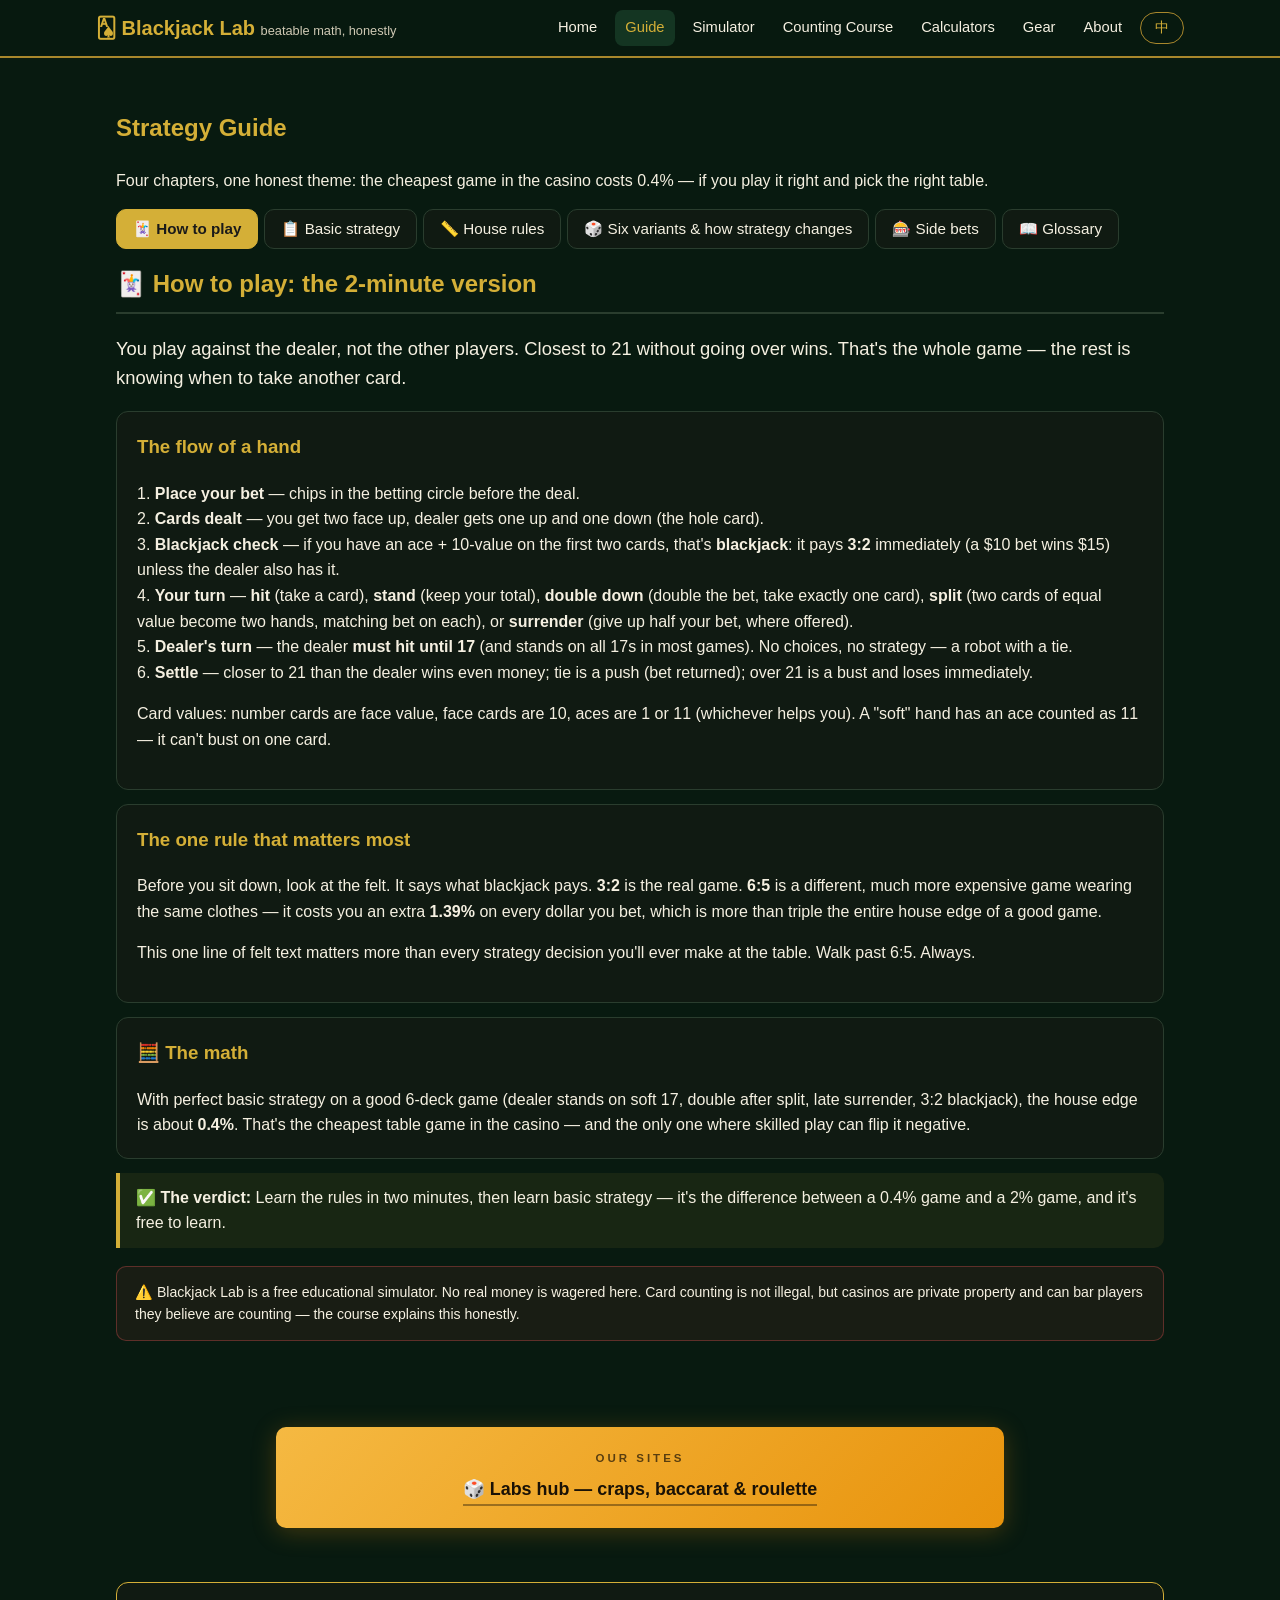
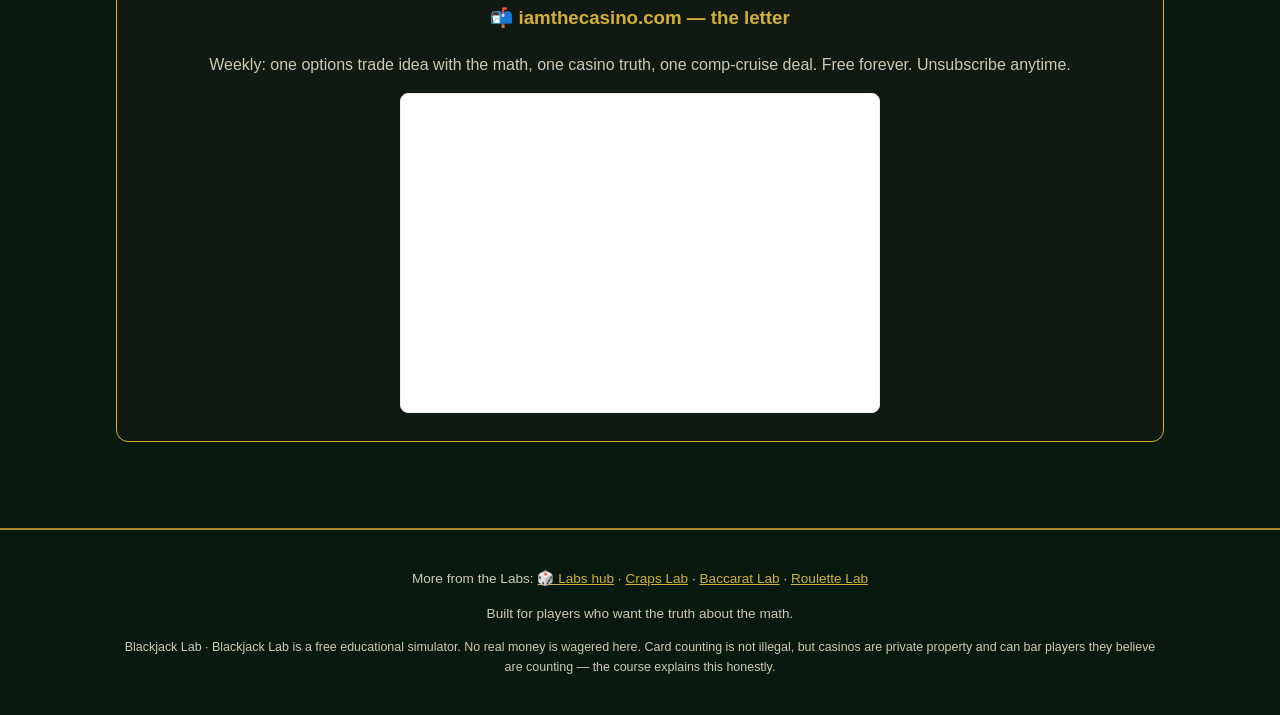
<file: guide.html>
<!DOCTYPE html>
<html lang="en">
<head>
<script async src="https://pagead2.googlesyndication.com/pagead/js/adsbygoogle.js?client=ca-pub-2871648321226549" crossorigin="anonymous"></script>

<script async src="https://www.googletagmanager.com/gtag/js?id=G-N0LGTQS4FD"></script>
<script>
  window.dataLayer = window.dataLayer || [];
  function gtag(){dataLayer.push(arguments);}
  gtag('js', new Date());
  gtag('config', 'G-N0LGTQS4FD');
</script>

<meta charset="utf-8">
<meta name="viewport" content="width=device-width, initial-scale=1">
<title>Blackjack Lab — Strategy Guide</title>
<meta name="description" content="Bilingual blackjack guide: how to play, basic strategy charts, house rules that matter, six game variants.">
<link rel="stylesheet" href="styles.css">
<script src="i18n.js"></script>
<script src="blackjack-content.js"></script>
<script>
Object.assign(I18N.en,{
  guide_title:"Strategy Guide", guide_intro:"Four chapters, one honest theme: the cheapest game in the casino costs 0.4% — if you play it right and pick the right table.",
  glossary_h:"Glossary", glossary_d:"12 terms, EN + 中.",
  mathbox_h:"The math", verdict_h:"The verdict",
});
Object.assign(I18N.zh,{
  guide_title:"策略指南", guide_intro:"四個章節，一個誠實的主題：賭場最便宜的遊戲只要 0.4%——前提是你打得對、桌選得對。",
  glossary_h:"術語表", glossary_d:"12 個術語，中英對照。",
  mathbox_h:"數學", verdict_h:"結論",
});
let guideTab = 'basics';
function pickLang(o){ return (LANG==='zh'?o.zh:o.en) || o.en; }
function renderGuide(){
  const tabs = document.getElementById('gtabs');
  const pane = document.getElementById('gpane');
  tabs.innerHTML = GUIDES.map(g=>
    `<button class="tab${g.id===guideTab?' active':''}" onclick="guideTab='${g.id}';renderGuide()">${g.icon} ${pickLang(g.title).split('：')[0].split(':')[0]}</button>`
  ).join('') + `<button class="tab${guideTab==='glossary'?' active':''}" onclick="guideTab='glossary';renderGuide()">📖 ${t('glossary_h')}</button>`;
  if(guideTab==='glossary'){
    pane.innerHTML = `<p class="muted">${t('glossary_d')}</p>
      <table class="data"><tr><th>EN</th><th>中</th><th></th></tr>
      ${GLOSSARY.map(g=>`<tr><td><b>${g.en}</b></td><td><b>${g.zh}</b></td><td>${pickLang(g.def)}</td></tr>`).join('')}
      </table>`;
    return;
  }
  const g = GUIDES.find(x=>x.id===guideTab);
  pane.innerHTML = `
    <h2 class="sec">${g.icon} ${pickLang(g.title)}</h2>
    <p class="big">${pickLang(g.intro)}</p>
    ${g.sections.map(s=>`<div class="card"><h3 style="color:var(--gold);margin-top:0">${pickLang(s.h)}</h3>${pickLang(s.body)}</div>`).join('')}
    <div class="card"><h3 style="color:var(--gold);margin-top:0">🧮 ${t('mathbox_h')}</h3>${pickLang(g.mathBox)}</div>
    <div class="callout"><b>✅ ${t('verdict_h')}:</b> ${pickLang(g.verdict)}</div>`;
  window.scrollTo({top:0,behavior:'smooth'});
}
function onLangChange(){ renderGuide(); }
</script>
</head>
<body>
<script>document.write(navHTML('guide.html'));</script>
<div class="wrap">
  <section class="block">
    <h1 style="color:var(--gold)" data-i18n="guide_title">Strategy Guide</h1>
    <p data-i18n="guide_intro"></p>
    <div class="tabs" id="gtabs"></div>
    <div id="gpane"></div>
    <script>document.write(disclosure());</script>
  </section>
</div>
<script>document.write(adSlot());</script>
<script>document.write(footerHTML());</script>
<script>renderGuide();</script>
</body>
</html>
</file>
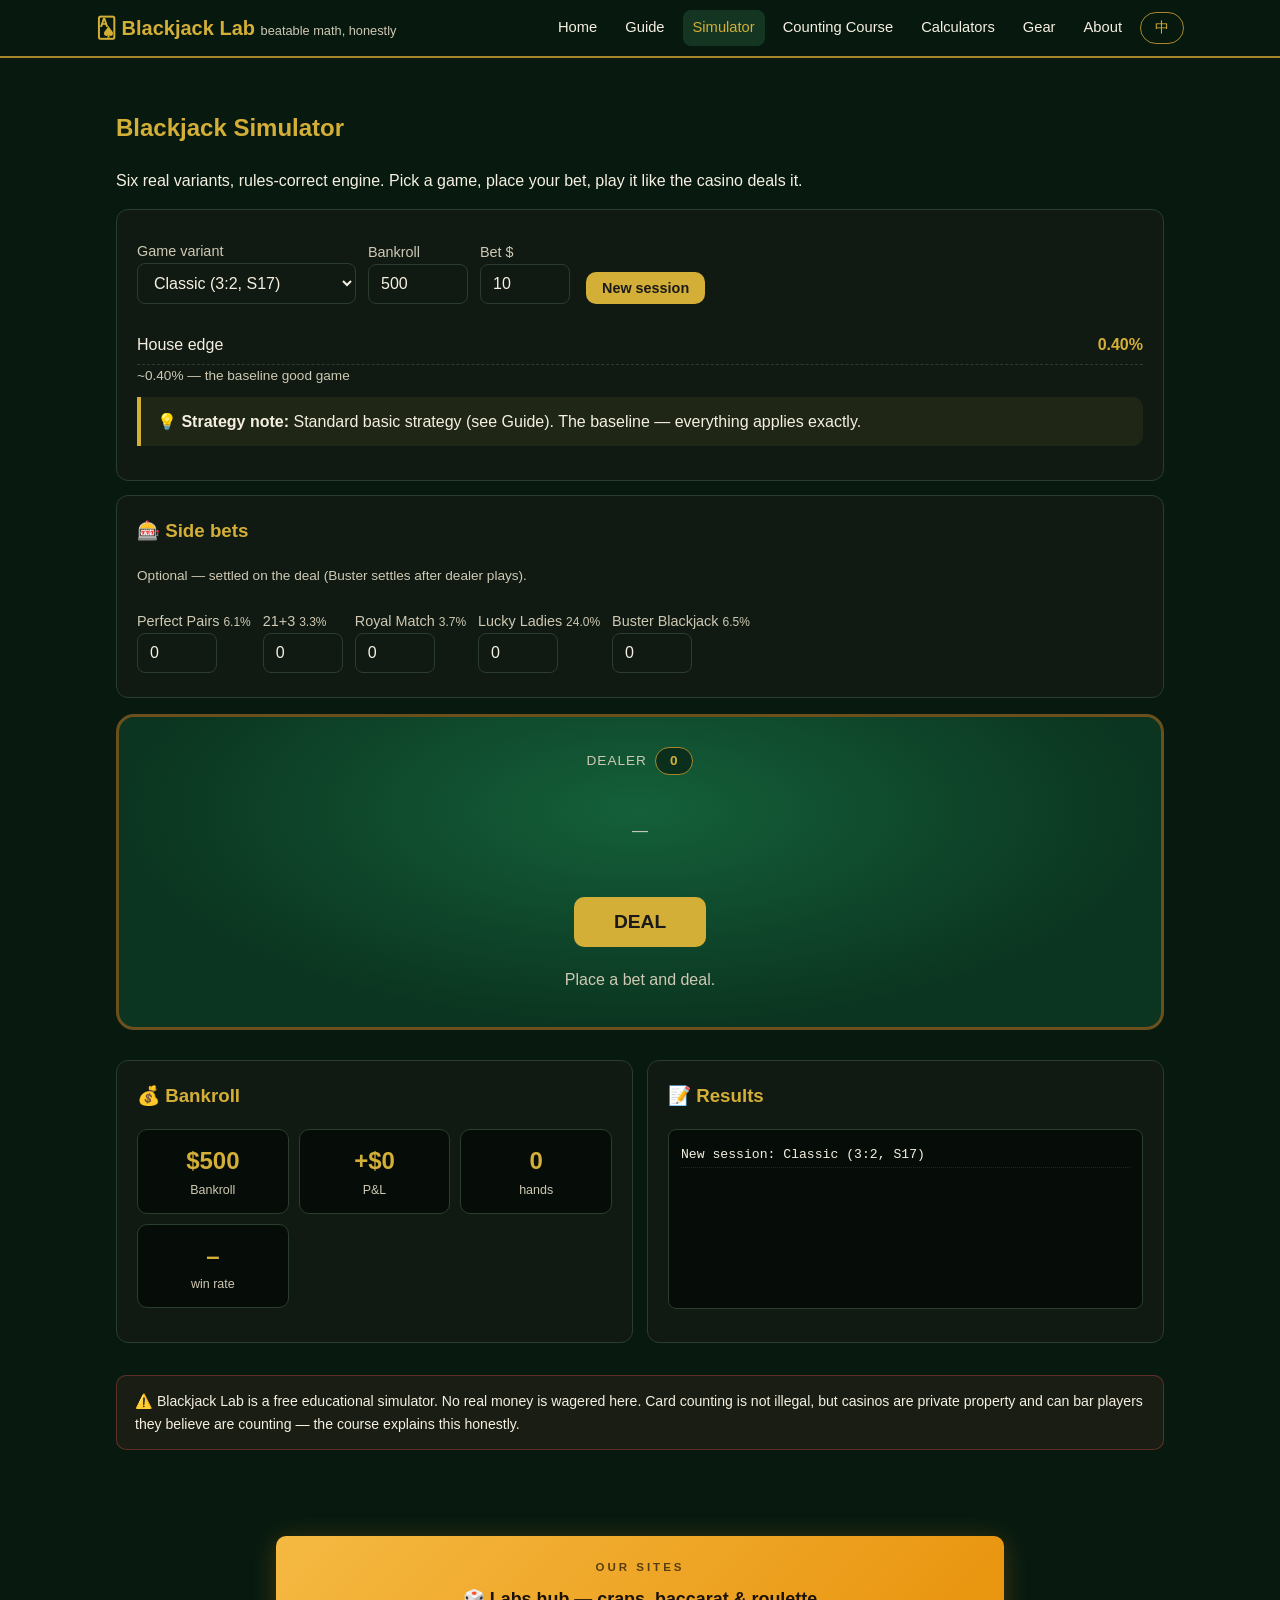
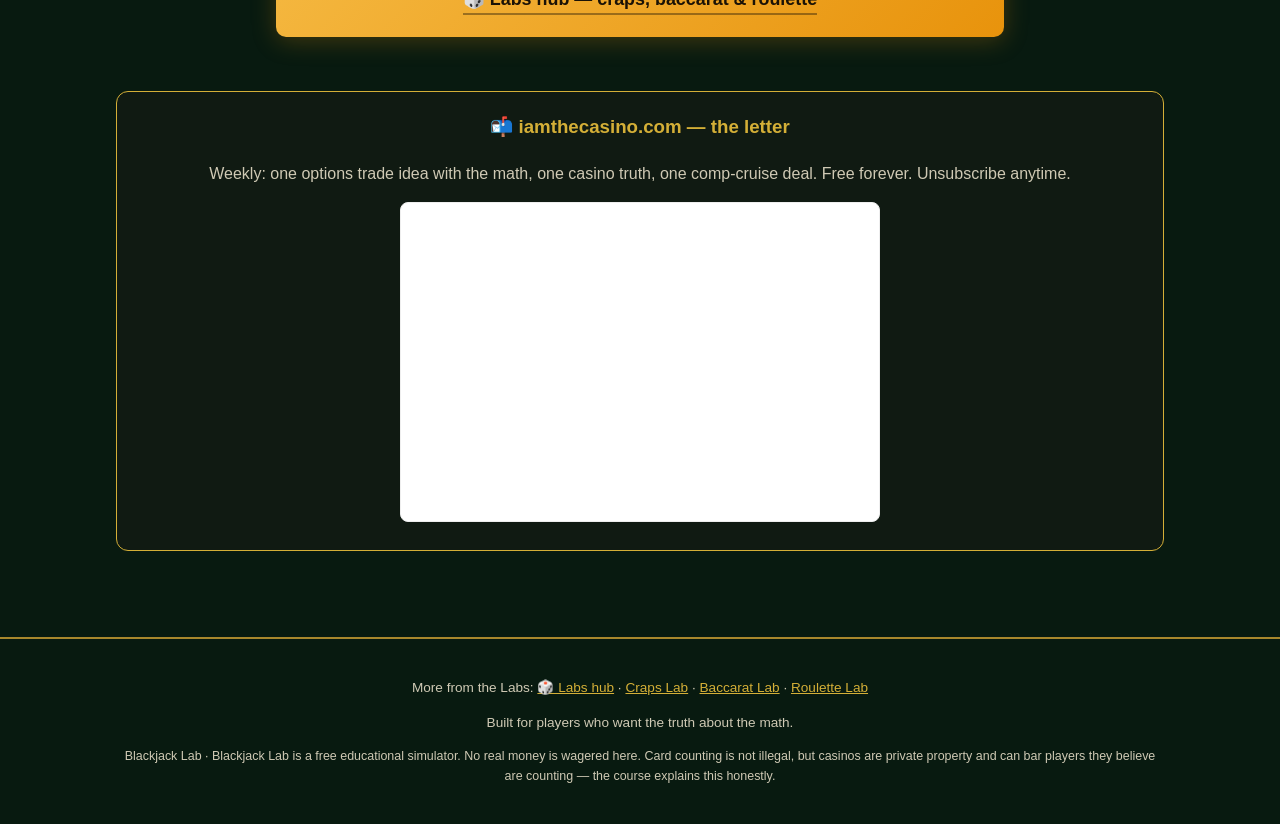
<file: simulator.html>
<!DOCTYPE html>
<html lang="en">
<head>
<script async src="https://pagead2.googlesyndication.com/pagead/js/adsbygoogle.js?client=ca-pub-2871648321226549" crossorigin="anonymous"></script>

<script async src="https://www.googletagmanager.com/gtag/js?id=G-N0LGTQS4FD"></script>
<script>
  window.dataLayer = window.dataLayer || [];
  function gtag(){dataLayer.push(arguments);}
  gtag('js', new Date());
  gtag('config', 'G-N0LGTQS4FD');
</script>

<meta charset="utf-8">
<meta name="viewport" content="width=device-width, initial-scale=1">
<title>Blackjack Lab — Simulator (6 Variants)</title>
<meta name="description" content="Interactive blackjack simulator: 6 game variants, correct rules, hit/stand/double/split/surrender. Free, bilingual.">
<link rel="stylesheet" href="styles.css">
<script src="i18n.js"></script>
<script src="blackjack-engine.js"></script>
<script src="sidebets.js"></script>
<script>
Object.assign(I18N.en,{
  sim_title:"Blackjack Simulator", sim_intro:"Six real variants, rules-correct engine. Pick a game, place your bet, play it like the casino deals it.",
  variant:"Game variant", bet:"Bet $", deal:"DEAL",
  hit:"Hit", stand:"Stand", double:"Double", split:"Split", surrender:"Surrender", redouble:"Re-double",
  switch_cards:"🔀 Switch 2nd cards", keep:"Keep as dealt",
  dealer:"Dealer", you:"You", hand:"Hand",
  your_bets:"Results", no_bets:"Place a bet and deal.",
  new_session:"New session", edge_is:"House edge",
  hands:"hands", pl:"P&L", win_rate:"win rate",
  sidebets:"Side bets", sidebet_note:"Optional — settled on the deal (Buster settles after dealer plays).",
  insurance_q:"Dealer shows Ace — take insurance?",
  take_ins:"Take insurance", no_ins:"No insurance",
  ins_win:"Insurance wins", ins_lose:"Insurance loses",
  v_classic:"Classic (3:2, S17)", v_sixfive:"6:5 Blackjack", v_european:"European (no hole card)",
  v_spanish21:"Spanish 21", v_switch:"Blackjack Switch", v_freebet:"Free Bet Blackjack",
  strat_note:"Strategy note",
});
Object.assign(I18N.zh,{
  sim_title:"二十一點模擬器", sim_intro:"六種真實玩法，規則正確的引擎。選遊戲、下注，像賭場一樣打。",
  variant:"遊戲玩法", bet:"注金 $", deal:"發牌",
  hit:"要牌", stand:"停牌", double:"雙倍", split:"分牌", surrender:"投降", redouble:"再雙倍",
  switch_cards:"🔀 交換第二張牌", keep:"保持原樣",
  dealer:"莊家", you:"你", hand:"手",
  your_bets:"結果", no_bets:"下注後發牌。",
  new_session:"新 session", edge_is:"莊家優勢",
  hands:"局數", pl:"損益", win_rate:"勝率",
  sidebets:"邊注", sidebet_note:"選配——發牌時結算（Buster 等莊家打完結算）。",
  insurance_q:"莊家明牌 A——買保險嗎？",
  take_ins:"買保險", no_ins:"不買",
  ins_win:"保險贏", ins_lose:"保險輸",
  v_classic:"經典版 (3:2, S17)", v_sixfive:"6:5 二十一點", v_european:"歐式（無暗牌）",
  v_spanish21:"Spanish 21", v_switch:"Blackjack Switch", v_freebet:"Free Bet Blackjack",
  strat_note:"策略提示",
});
const STRAT_NOTES = {
  classic:{en:"Standard basic strategy (see Guide). The baseline — everything applies exactly.", zh:"標準基本策略（見指南）。基準——全部適用。"},
  sixfive:{en:"Same chart as classic — which is the trap. It feels identical but costs 1.39% more. The price is in the payout, not the decisions.", zh:"跟經典版同一張表——這就是陷阱。感覺一樣，但貴 1.39%。價格藏在賠付裡，不在決策裡。"},
  european:{en:"No-peek: be less aggressive vs dealer 10/A. Don't double 11 vs 10, don't split 8s vs 10/A — extra money dies when dealer has blackjack.", zh:"無先看：對莊家 10/A 保守一點。11 對 10 不雙倍、8 對 10/A 不分牌——莊家有 blackjack 時多投的錢直接沒了。"},
  spanish21:{en:"Different chart! Double and hit much more aggressively — 21 can't lose and bonuses reward multi-card hands. Never use standard strategy here.", zh:"不同的表！雙倍和要牌積極得多——21 不會輸、紅利獎勵多張牌。千萬別用標準策略打。"},
  switch:{en:"Switch to make 21s and avoid busts, then play near-standard. Never take insurance. Stand more vs dealer 22 threat.", zh:"換出 21、避開爆牌，然後接近標準打法。永遠不買保險。面對莊家 22 威脅多停牌。"},
  freebet:{en:"ALWAYS take the free double/split — it's free money. Play MORE aggressively than standard. Push-22 is where the house gets paid.", zh:"免費雙倍/分牌永遠要——免費的錢。打得比標準版更激進。莊家靠 22 平手賺錢。"},
};
let eng=null, betAmt=10;
function pickV(o){ return (LANG==='zh'?o.zh:o.en)||o.en; }
function newSession(){
  const vk=document.getElementById('variant').value||'classic';
  eng=new BlackjackEngine(vk);
  eng.setBankroll(+document.getElementById('s_bank').value||500);
  betAmt=+document.getElementById('s_bet').value||10;
  document.getElementById('log').innerHTML='';
  renderAll();
  log((LANG==='zh'?'新 session：':'New session: ')+t('v_'+vk));
}
function doDeal(){
  if(!eng) return;
  try{
    const bets = eng.v.switch ? [betAmt,betAmt] : [betAmt];
    // collect side bets
    const sb={}; let sbTotal=0;
    ['perfectPairs','twentyOnePlus3','royalMatch','luckyLadies','buster'].forEach(id=>{
      const el=document.getElementById('sb_'+id);
      const a=el?+el.value||0:0;
      if(a>0){ sb[id]=a; sbTotal+=a; }
    });
    if(betAmt+sbTotal>eng.bankroll && !eng.v.switch) throw new Error('bankroll');
    if(eng.v.switch && betAmt*2+sbTotal>eng.bankroll) throw new Error('bankroll');
    eng.bankroll-=sbTotal;
    eng.sideBets=sb;
    eng.deal(bets);
    eng.insuranceTaken=false; eng.insuranceAmt=0;
    log('— '+t('deal')+' $'+(eng.v.switch?betAmt*2:betAmt)+(sbTotal?' + $'+sbTotal+' '+t('sidebets'):'')+' —');
    // resolve on-deal side bets (deferred until after insurance if offered)
    if(eng.phase!=='insurance'){
      const res=resolveDealSideBets(eng);
      res.forEach(r=>{
        const nm=pickV(SIDEBETS[r.id].name);
        if(r.win>0) log(`🎰 ${nm}: ${r.mult}:1 → +$${r.win}`);
        else log(`🎰 ${nm}: — $${r.amt}`);
      });
    }
    // resolve buster after dealer finishes (checked in renderAll)
    eng.busterResolved=false;
    renderAll();
  }catch(e){ log('⚠️ bankroll too low'); }
  renderAll();
}
function takeInsurance(yes){
  if(!eng||eng.phase!=='insurance') return;
  if(yes){
    const amt=Math.min(betAmt/2, eng.bankroll);
    eng.bankroll-=amt; eng.insuranceAmt=amt; eng.insuranceTaken=true;
    log(t('take_ins')+' $'+amt);
  } else log(t('no_ins'));
  // resolve insurance against dealer hole card, then settle BJs
  const dBJ=handValue(eng.dealerHand).blackjack;
  if(eng.insuranceTaken){
    if(dBJ){ eng.bankroll+=eng.insuranceAmt*3; log('🛡️ '+t('ins_win')+' +$'+(eng.insuranceAmt*2)); }
    else log('🛡️ '+t('ins_lose')+' -$'+eng.insuranceAmt);
  }
  eng.resolveInsurance(yes, eng.insuranceAmt||0);
  // resolve on-deal side bets now (after insurance)
  const res=resolveDealSideBets(eng);
  res.forEach(r=>{
    const nm=pickV(SIDEBETS[r.id].name);
    if(r.win>0) log(`🎰 ${nm}: ${r.mult}:1 → +$${r.win}`);
    else log(`🎰 ${nm}: — $${r.amt}`);
  });
  renderAll();
}
function act(fn){ if(!eng||eng.phase!=='player') return; eng[fn](); renderAll(); }
function cardHTML(c, faceDown){
  if(faceDown) return `<div class="pcard back"></div>`;
  const red = c.suit==='♥'||c.suit==='♦';
  return `<div class="pcard${red?' red':''}"><div class="rk">${c.rank}</div><div class="st">${c.suit}</div></div>`;
}
function renderAll(){
  if(!eng) return;
  const vk=eng.variantKey;
  // edge display
  document.getElementById('edgebox').innerHTML =
    `<div class="kv"><span>${t('edge_is')}</span><b class="neg">${(eng.v.edge*100).toFixed(2)}%</b></div>
     <div class="muted" style="font-size:.85rem">${pickV(eng.v.edgeNote)}</div>
     <div class="callout" style="margin-top:10px"><b>💡 ${t('strat_note')}:</b> ${pickV(STRAT_NOTES[vk])}</div>`;
  // dealer
  const dv=handValue(eng.dealerHand);
  let dh=eng.dealerHand.map((c,i)=>{
    const hide = !eng.v.holeCard && i===1 && eng.phase==='player';
    return cardHTML(c, hide);
  }).join('');
  const showTotal = eng.v.holeCard || eng.phase!=='player';
  document.getElementById('dealer').innerHTML =
    `<div class="hand-label">${t('dealer')}${showTotal?`<span class="hand-total">${dv.total}</span>`:''}</div><div class="cards">${dh||'<span class="muted">—</span>'}</div>`;
  // player hands
  let ph='';
  eng.playerHands.forEach((h,i)=>{
    const v=handValue(h.cards);
    const active = eng.phase==='player' && i===eng.activeHand;
    let tag='';
    if(h.result==='blackjack') tag=' <span class="pill">🂡 BLACKJACK</span>';
    else if(h.result==='bust') tag=' <span class="pill">BUST</span>';
    else if(h.result==='surrender') tag=' <span class="pill">SURRENDER</span>';
    else if(h.result==='win') tag=' <span class="pill pos">WIN +$'+h.win+'</span>';
    else if(h.result==='win21') tag=' <span class="pill pos">21 WIN +$'+h.win+'</span>';
    else if(h.result==='lose') tag=' <span class="pill neg">LOSE</span>';
    else if(h.result==='push') tag=' <span class="pill">PUSH</span>';
    if(h.freeDouble) tag+=' <span class="pill">FREE DBL</span>';
    if(h.freeSplit) tag+=' <span class="pill">FREE SPLIT</span>';
    ph+=`<div class="handzone${active?' active':''}${h.done?' done':''}">
      <div class="hand-label">${t('hand')} ${eng.playerHands.length>1?(i+1):''} · $${h.bet}${h.doubled?' (x2)':''}<span class="hand-total">${v.total}${v.soft&&!v.bust?' soft':''}</span>${tag}</div>
      <div class="cards">${h.cards.map(c=>cardHTML(c)).join('')}</div></div>`;
  });
  document.getElementById('phands').innerHTML = ph||`<p class="muted center">${t('no_bets')}</p>`;
  // actions
  const ab=document.getElementById('actions');
  if(eng.phase==='insurance'){
    ab.innerHTML=`<div class="center" style="width:100%"><p class="big">🛡️ ${t('insurance_q')}</p>
      <button class="btn" onclick="takeInsurance(true)">${t('take_ins')} ($${Math.min(betAmt/2,eng.bankroll).toFixed(0)})</button>
      <button class="btn ghost" onclick="takeInsurance(false)">${t('no_ins')}</button></div>`;
  } else if(eng.phase==='switch'){
    ab.innerHTML=`<button class="btn" onclick="eng.doSwitch();renderAll()">${t('switch_cards')}</button>
      <button class="btn ghost" onclick="eng.keepHands();renderAll()">${t('keep')}</button>`;
  } else if(eng.phase==='player'){
    const h=eng.currentHand();
    ab.innerHTML=`
      <button class="btn" onclick="act('playerHit')">${t('hit')}</button>
      <button class="btn ghost" onclick="act('playerStand')">${t('stand')}</button>
      <button class="btn" ${eng.canDouble(h)?'':'disabled'} onclick="act('playerDouble')">${t('double')}${h.freeDouble?'':' 💰'}</button>
      <button class="btn" ${eng.canSplit(h)?'':'disabled'} onclick="act('playerSplit')">${t('split')}</button>
      ${eng.v.surrender?`<button class="btn ghost" ${h.cards.length===2?'':'disabled'} onclick="act('playerSurrender')">${t('surrender')}</button>`:''}
      ${vk==='spanish21'&&h.doubled&&!h.redoubled?`<button class="btn" onclick="act('playerRedouble')">${t('redouble')}</button>`:''}`;
  } else {
    ab.innerHTML=`<button class="btn" style="font-size:1.2rem;padding:14px 40px" onclick="doDeal()">${t('deal')}</button>`;
  }
  // buster side bet settles after dealer plays
  if(eng.phase==='done' && !eng.busterResolved && eng.sideBets && eng.sideBets.buster>0){
    eng.busterResolved=true;
    const mult=sbBuster(eng.dealerHand);
    const amt=eng.sideBets.buster;
    if(mult>0){ eng.bankroll+=amt+amt*mult; log(`🎰 ${pickV(SIDEBETS.buster.name)}: ${mult}:1 → +$${amt*mult}`); }
    else log(`🎰 ${pickV(SIDEBETS.buster.name)}: — $${amt}`);
  }
  // stats
  const pl=eng.bankroll-eng.startBank;
  const s=eng.stats;
  document.getElementById('bank').innerHTML=
    `<div class="stat"><div class="v">$${eng.bankroll.toFixed(0)}</div><div class="l">${t('bankroll')}</div></div>
     <div class="stat"><div class="v ${pl>=0?'pos':'neg'}">${pl>=0?'+':''}$${pl.toFixed(0)}</div><div class="l">${t('pl')}</div></div>
     <div class="stat"><div class="v">${s.hands}</div><div class="l">${t('hands')}</div></div>
     <div class="stat"><div class="v">${s.hands?((s.won/s.hands*100).toFixed(0)+'%'):'–'}</div><div class="l">${t('win_rate')}</div></div>`;
  // settle messages
  if(eng.phase==='done'&&eng.message){
    const m={dealer_bj:{en:'Dealer blackjack.',zh:'莊家 blackjack。'},player_bj:{en:'Player blackjack!',zh:'玩家 blackjack！'},settled:{en:'Hand settled.',zh:'結算完成。'}}[eng.message];
    if(m && !renderAll._lastMsg || renderAll._lastMsg!==eng.message+eng.stats.hands){
      renderAll._lastMsg=eng.message+eng.stats.hands;
    }
  }
}
function log(m){ const el=document.getElementById('log'); el.innerHTML='<div>'+m+'</div>'+el.innerHTML; }
function buildSideBetPanel(){
  const p=document.getElementById('sbpanel');
  if(!p) return;
  const keep={};
  ['perfectPairs','twentyOnePlus3','royalMatch','luckyLadies','buster'].forEach(id=>{
    const el=document.getElementById('sb_'+id);
    if(el) keep[id]=el.value;
  });
  p.innerHTML=['perfectPairs','twentyOnePlus3','royalMatch','luckyLadies','buster'].map(id=>`
    <label class="f" title="${pickV(SIDEBETS[id].pays)}">${pickV(SIDEBETS[id].name)} <span class="muted" style="font-size:.75rem">${(SIDEBETS[id].edge*100).toFixed(1)}%</span><br>
    <input type="number" id="sb_${id}" value="${keep[id]||0}" min="0" style="width:80px"></label>`).join('');
}
function onLangChange(){
  const v=document.getElementById('variant');
  const cur=v.value;
  const keys=['classic','sixfive','european','spanish21','switch','freebet'];
  v.innerHTML=keys.map(k=>`<option value="${k}">${t('v_'+k)}</option>`).join('');
  v.value=keys.includes(cur)?cur:'classic'; /* first load: no selection yet, default to Classic so the select never shows blank */
  buildSideBetPanel();
  if(eng) renderAll();
}
</script>
</head>
<body>
<script>document.write(navHTML('simulator.html'));</script>
<div class="wrap"><section class="block">
<h1 style="color:var(--gold)" data-i18n="sim_title">Blackjack Simulator</h1>
<p data-i18n="sim_intro"></p>
<div class="card">
  <div class="rowflex">
    <label class="f"><span data-i18n="variant">Game variant</span><br><select id="variant" onchange="newSession()"></select></label>
    <label class="f"><span data-i18n="bankroll">Bankroll</span><br><input type="number" id="s_bank" value="500" style="width:100px"></label>
    <label class="f"><span data-i18n="bet">Bet $</span><br><input type="number" id="s_bet" value="10" style="width:90px"></label>
    <button class="btn small" onclick="newSession()" data-i18n="new_session">New session</button>
  </div>
  <div id="edgebox" class="mt"></div>
</div>
<div class="card">
  <h3 style="color:var(--gold);margin-top:0">🎰 <span data-i18n="sidebets">Side bets</span></h3>
  <p class="muted" style="font-size:.85rem" data-i18n="sidebet_note"></p>
  <div class="rowflex" id="sbpanel"></div>
</div>
<div class="bjtable">
  <div class="hand-area" id="dealer"></div>
  <div class="actionbar" id="actions"></div>
  <div class="hand-area" id="phands"></div>
</div>
<div class="grid cols2">
  <div class="card"><h3 style="color:var(--gold);margin-top:0">💰 <span data-i18n="bankroll">Bankroll</span></h3>
    <div class="stat-grid" id="bank"></div>
  </div>
  <div class="card"><h3 style="color:var(--gold);margin-top:0">📝 <span data-i18n="your_bets">Results</span></h3><div class="log" id="log"></div></div>
</div>
<script>document.write(disclosure());</script>
</section></div>
<script>document.write(adSlot());</script>
<script>document.write(footerHTML());</script>
<script>onLangChange();buildSideBetPanel();newSession();</script>
</body>
</html>
</file>
<file: styles.css>
/* Blackjack Lab — green felt theme, mobile-first. Adapted from the Labs family conventions. */
:root{
  --felt:#0e2a1a; --felt-dark:#081a10; --felt-light:#143522;
  --gold:#d4af37; --gold-dim:#a8872c;
  --cream:#f5f0e1; --cream-dim:#cfc9b4;
  --red:#c0392b; --red-bright:#e05252; --green:#1e7a46; --green-bright:#2ea862; --blue:#5aa9e6;
  --card:#101a12; --line:#2a3d2e;
  --radius:12px;
}
*{box-sizing:border-box}
html{-webkit-text-size-adjust:100%}
body{
  margin:0; background:var(--felt-dark); color:var(--cream);
  font-family:-apple-system,BlinkMacSystemFont,"Segoe UI",Roboto,"Helvetica Neue",Arial,"PingFang TC","Microsoft JhengHei",sans-serif;
  line-height:1.6;
}
a{color:var(--gold)}
.wrap{max-width:1080px;margin:0 auto;padding:0 16px}
/* ---------- header / nav ---------- */
header.site{position:sticky;top:0;z-index:50;background:rgba(8,26,16,.96);border-bottom:2px solid var(--gold-dim);backdrop-filter:blur(4px)}
.nav{display:flex;align-items:center;gap:8px;padding:10px 16px;max-width:1120px;margin:0 auto;flex-wrap:wrap}
.brand{font-weight:800;font-size:1.25rem;color:var(--gold);text-decoration:none;margin-right:auto;white-space:nowrap}
.brand small{color:var(--cream-dim);font-weight:400;font-size:.8rem}
.nav a.nl{color:var(--cream);text-decoration:none;padding:6px 10px;border-radius:8px;font-size:.92rem;white-space:nowrap}
.nav a.nl:hover,.nav a.nl.active{background:var(--felt-light);color:var(--gold)}
.langbtn{background:transparent;border:1px solid var(--gold-dim);color:var(--gold);border-radius:999px;padding:6px 14px;font-size:.85rem;cursor:pointer;white-space:nowrap}
.langbtn:hover{background:var(--gold);color:#1a1a1a}
/* ---------- hero ---------- */
.hero{background:radial-gradient(ellipse at 50% 0%,#123a20,#081a10 75%);text-align:center;padding:56px 16px 40px;border-bottom:1px solid var(--line)}
.hero h1{margin:0 0 8px;font-size:2.4rem;color:var(--gold);letter-spacing:.5px}
.hero p.sub{color:var(--cream-dim);max-width:640px;margin:0 auto 20px;font-size:1.05rem}
.btn{display:inline-block;background:var(--gold);color:#1a1a1a;font-weight:700;border:none;border-radius:10px;padding:12px 26px;font-size:1rem;cursor:pointer;text-decoration:none;margin:4px}
.btn:hover{background:#e8c34a}
.btn:disabled{opacity:.45;cursor:default}
.btn.ghost{background:transparent;color:var(--gold);border:2px solid var(--gold-dim)}
.btn.ghost:hover{border-color:var(--gold);color:var(--gold)}
.btn.danger{background:var(--red-bright);color:#fff}
.btn.small{padding:8px 16px;font-size:.9rem}
/* ---------- blackjack table ---------- */
.bjtable{background:radial-gradient(ellipse at 50% 30%,#14603a,#0b3520 70%);border:3px solid #6b4f1d;border-radius:18px;padding:18px;margin:16px 0;user-select:none}
.hand-area{margin:12px 0;text-align:center}
.hand-label{font-size:.85rem;color:var(--cream-dim);letter-spacing:1px;text-transform:uppercase;margin-bottom:8px}
.hand-total{display:inline-block;background:rgba(0,0,0,.45);border:1px solid var(--gold-dim);color:var(--gold);border-radius:999px;padding:2px 14px;font-weight:800;margin-left:8px}
.cards{display:flex;gap:8px;justify-content:center;flex-wrap:wrap;min-height:96px;align-items:center}
.pcard{width:64px;height:92px;border-radius:8px;background:#fdfbf4;color:#1a1a1a;display:flex;flex-direction:column;align-items:center;justify-content:center;font-weight:800;box-shadow:0 3px 8px rgba(0,0,0,.5);position:relative;animation:deal .25s}
.pcard.red{color:#b03a2e}
.pcard .rk{font-size:1.35rem;line-height:1}
.pcard .st{font-size:1.5rem;line-height:1}
.pcard.back{background:linear-gradient(135deg,#7a1f1a,#4a120e);border:2px solid var(--gold-dim)}
@keyframes deal{from{transform:translateY(-14px);opacity:0}to{transform:none;opacity:1}}
.handzone{border:2px dashed transparent;border-radius:12px;padding:8px;margin:6px 0}
.handzone.active{border-color:var(--gold)}
.handzone.done{opacity:.75}
.chiprack{display:flex;gap:8px;justify-content:center;margin:12px 0;flex-wrap:wrap}
.pchip{width:52px;height:52px;border-radius:50%;display:flex;align-items:center;justify-content:center;font-weight:800;cursor:pointer;border:3px dashed rgba(255,255,255,.5);color:#fff;font-size:.8rem}
.pchip.sel{outline:3px solid var(--gold);outline-offset:3px}
.actionbar{display:flex;gap:10px;justify-content:center;flex-wrap:wrap;margin:14px 0}
.actionbar .btn{min-width:104px}
/* ---------- trainer ---------- */
.trainercard{font-size:4rem;text-align:center;padding:28px 0}
.bigcount{font-size:3.2rem;font-weight:800;color:var(--gold);text-align:center}
.speedbtns{display:flex;gap:8px;justify-content:center;flex-wrap:wrap}
/* ---------- cards / sections ---------- */
section.block{padding:32px 0}
h2.sec{color:var(--gold);border-bottom:2px solid var(--line);padding-bottom:8px;margin-top:0}
.card{background:var(--card);border:1px solid var(--line);border-radius:var(--radius);padding:20px;margin:14px 0}
.grid{display:grid;gap:14px}
@media(min-width:720px){.grid.cols2{grid-template-columns:1fr 1fr}.grid.cols3{grid-template-columns:1fr 1fr 1fr}}
.kv{display:flex;justify-content:space-between;padding:6px 0;border-bottom:1px dashed var(--line);gap:12px}
.kv:last-child{border-bottom:none}
.kv b{color:var(--gold)}
.pos{color:var(--green-bright)} .neg{color:var(--red-bright)}
.pill{display:inline-block;background:var(--felt-light);border:1px solid var(--gold-dim);color:var(--gold);border-radius:999px;padding:2px 12px;font-size:.8rem;margin:2px}
/* ---------- tabs ---------- */
.tabs{display:flex;gap:6px;flex-wrap:wrap;margin:16px 0}
.tab{background:var(--card);border:1px solid var(--line);color:var(--cream);border-radius:10px;padding:10px 16px;cursor:pointer;font-size:.95rem}
.tab:hover{border-color:var(--gold)}
.tab.active{background:var(--gold);color:#1a1a1a;font-weight:700;border-color:var(--gold)}
.tabpane{display:none}
.tabpane.active{display:block;animation:fade .25s}
@keyframes fade{from{opacity:0}to{opacity:1}}
/* ---------- tables ---------- */
table.data{width:100%;border-collapse:collapse;font-size:.92rem;margin:12px 0}
table.data th,table.data td{padding:8px 10px;border-bottom:1px solid var(--line);text-align:left}
table.data th{color:var(--gold);font-weight:700;background:rgba(212,175,55,.06)}
table.data tr:hover td{background:rgba(212,175,55,.04)}
.num{text-align:right;font-variant-numeric:tabular-nums}
/* ---------- forms ---------- */
label.f{display:block;margin:10px 0 4px;color:var(--cream-dim);font-size:.9rem}
input[type=text],input[type=number],select{background:#101a12;border:1px solid var(--line);color:var(--cream);border-radius:8px;padding:10px 12px;font-size:1rem;width:100%;max-width:320px}
input:focus,select:focus{outline:2px solid var(--gold-dim)}
.rowflex{display:flex;gap:12px;flex-wrap:wrap;align-items:end}
.checkrow{display:flex;align-items:center;gap:8px;margin:8px 0}
.checkrow input{width:auto;accent-color:var(--gold)}
/* ---------- log ---------- */
.log{background:#060d08;border:1px solid var(--line);border-radius:8px;padding:12px;height:180px;overflow-y:auto;font-family:ui-monospace,monospace;font-size:.82rem}
.log div{padding:2px 0;border-bottom:1px dotted #223}
.stat-grid{display:grid;grid-template-columns:repeat(auto-fit,minmax(140px,1fr));gap:10px;margin:14px 0}
.stat{background:#060d08;border:1px solid var(--line);border-radius:10px;padding:12px;text-align:center}
.stat .v{font-size:1.5rem;font-weight:800;color:var(--gold)}
.stat .l{font-size:.78rem;color:var(--cream-dim)}
/* ---------- ad slots ---------- */
.ad-slot{margin:22px auto;max-width:728px;min-height:90px;border:1px dashed #4a5a52;border-radius:8px;display:flex;align-items:center;justify-content:center;color:#6b7a72;font-size:.75rem;letter-spacing:2px;background:rgba(255,255,255,.02)}
.ad-note{font-size:.78rem;color:#8a968f;text-align:center;max-width:640px;margin:0 auto 8px}
/* ---------- house ad: bottom banner, high-visibility ---------- */
.house-ad{margin:36px auto 8px;max-width:728px;border-radius:10px;background:linear-gradient(135deg,#f5b942,#e8930c);color:#1a1206;padding:22px 26px;text-align:center;box-shadow:0 4px 24px rgba(232,147,12,.25)}
.house-ad-label{display:block;font-size:.72rem;letter-spacing:3px;text-transform:uppercase;font-weight:700;opacity:.7;margin-bottom:8px}
.house-ad-link{display:inline-block;font-size:1.12rem;font-weight:800;color:#1a1206;text-decoration:none;border-bottom:2px solid rgba(26,18,6,.4);letter-spacing:normal}
.house-ad-link:hover{border-bottom-color:#1a1206}
/* ---------- misc ---------- */
footer.site{border-top:2px solid var(--gold-dim);margin-top:40px;padding:24px 16px;text-align:center;color:var(--cream-dim);font-size:.85rem}
.disclosure{background:rgba(224,82,82,.08);border:1px solid rgba(224,82,82,.35);border-radius:10px;padding:14px 18px;font-size:.88rem;margin:18px 0}
.callout{background:rgba(212,175,55,.08);border-left:4px solid var(--gold);padding:12px 16px;border-radius:0 10px 10px 0;margin:14px 0}
.warnbox{background:rgba(224,82,82,.08);border-left:4px solid var(--red-bright);padding:12px 16px;border-radius:0 10px 10px 0;margin:14px 0}
details{background:var(--card);border:1px solid var(--line);border-radius:10px;padding:12px 16px;margin:10px 0}
summary{cursor:pointer;font-weight:700;color:var(--gold)}
.quiz-opt{display:block;width:100%;text-align:left;background:var(--card);border:1px solid var(--line);color:var(--cream);border-radius:10px;padding:12px;margin:8px 0;cursor:pointer;font-size:1rem}
.quiz-opt:hover{border-color:var(--gold)}
.quiz-opt.right{border-color:var(--green);background:rgba(76,175,125,.12)}
.quiz-opt.wrong{border-color:var(--red-bright);background:rgba(224,82,82,.12)}
.big{font-size:1.15rem}
.center{text-align:center}
.muted{color:var(--cream-dim)}
.mt{margin-top:18px}
.stratgrid{display:grid;grid-template-columns:repeat(auto-fill,minmax(64px,1fr));gap:4px;font-size:.8rem;margin:10px 0}
.stratgrid .h{background:var(--gold);color:#1a1a1a;font-weight:800;border-radius:6px;padding:6px 2px;text-align:center}
.stratgrid .c{background:var(--felt-light);border:1px solid var(--line);border-radius:6px;padding:6px 2px;text-align:center;font-weight:700}
.stratgrid .c.H{background:#2e7d32;color:#fff}
.stratgrid .c.S{background:#b03a2e;color:#fff}
.stratgrid .c.D{background:#1a5fa8;color:#fff}
.stratgrid .c.P{background:#7a5c1e;color:#fff}
@media(max-width:560px){.hero h1{font-size:1.8rem}.pcard{width:52px;height:76px}}

/* ---------- mobile nav (hamburger) ---------- */
.navtoggle{display:none;background:transparent;border:1px solid var(--gold-dim);color:var(--gold);border-radius:8px;padding:6px 12px;font-size:1.15rem;line-height:1;cursor:pointer;min-width:44px;min-height:40px}
.navlinks{display:contents}
@media(max-width:720px){
  .navtoggle{display:block}
  .navlinks{display:none}
  .nav.open .navlinks{display:flex;flex-direction:column;flex-basis:100%;gap:2px;padding:8px 0 4px}
  .nav.open a.nl{display:block;padding:11px 12px;font-size:1rem}
  .langbtn{min-height:40px}
}

/* ---------- mobile forms: stack rows full-width ---------- */
@media(max-width:560px){
  .rowflex{flex-direction:column;align-items:stretch}
  .rowflex label.f{width:100%}
  .rowflex input[type=number],.rowflex input[type=text],.rowflex select{max-width:none!important;width:100%!important}
  .rowflex .btn.small.danger{align-self:flex-start;width:auto;min-width:44px;min-height:44px}
  .checkrow{justify-content:flex-start;text-align:left}
  .checkrow label{flex:1}
}
</file>
